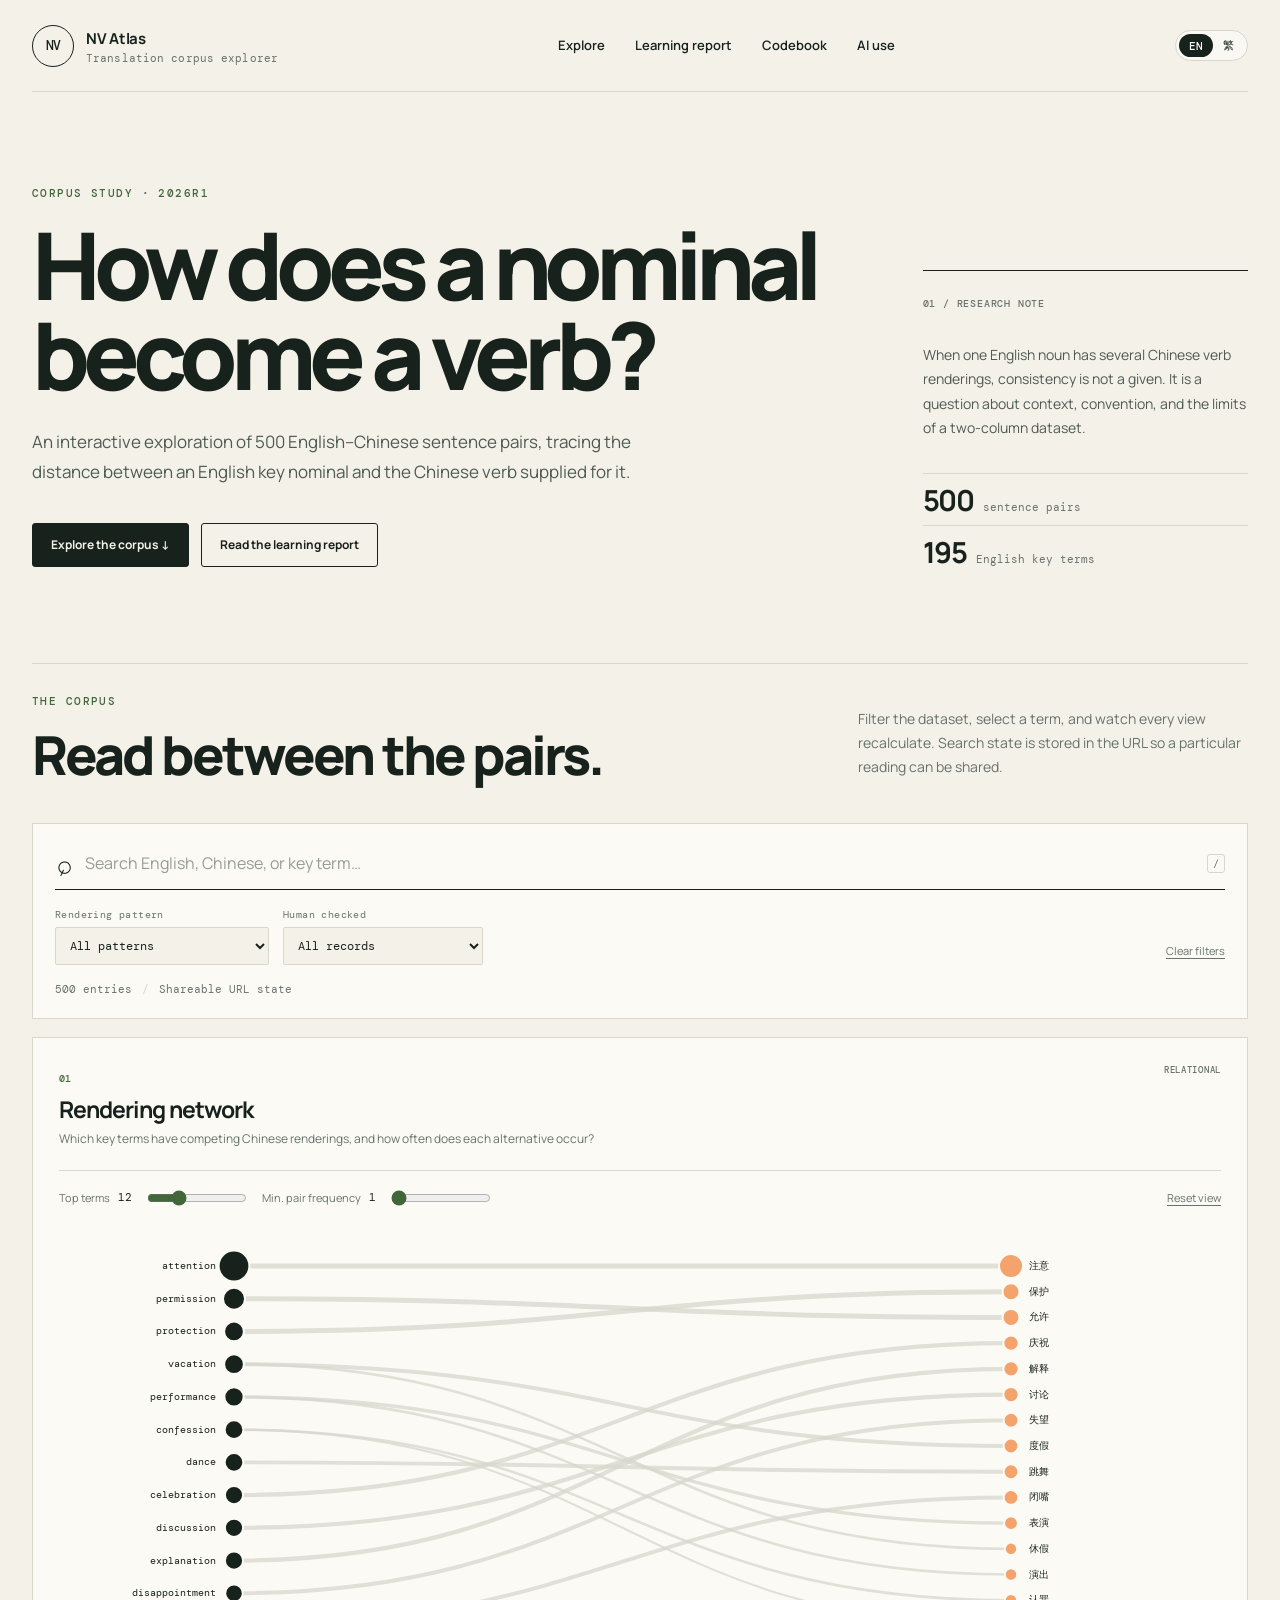
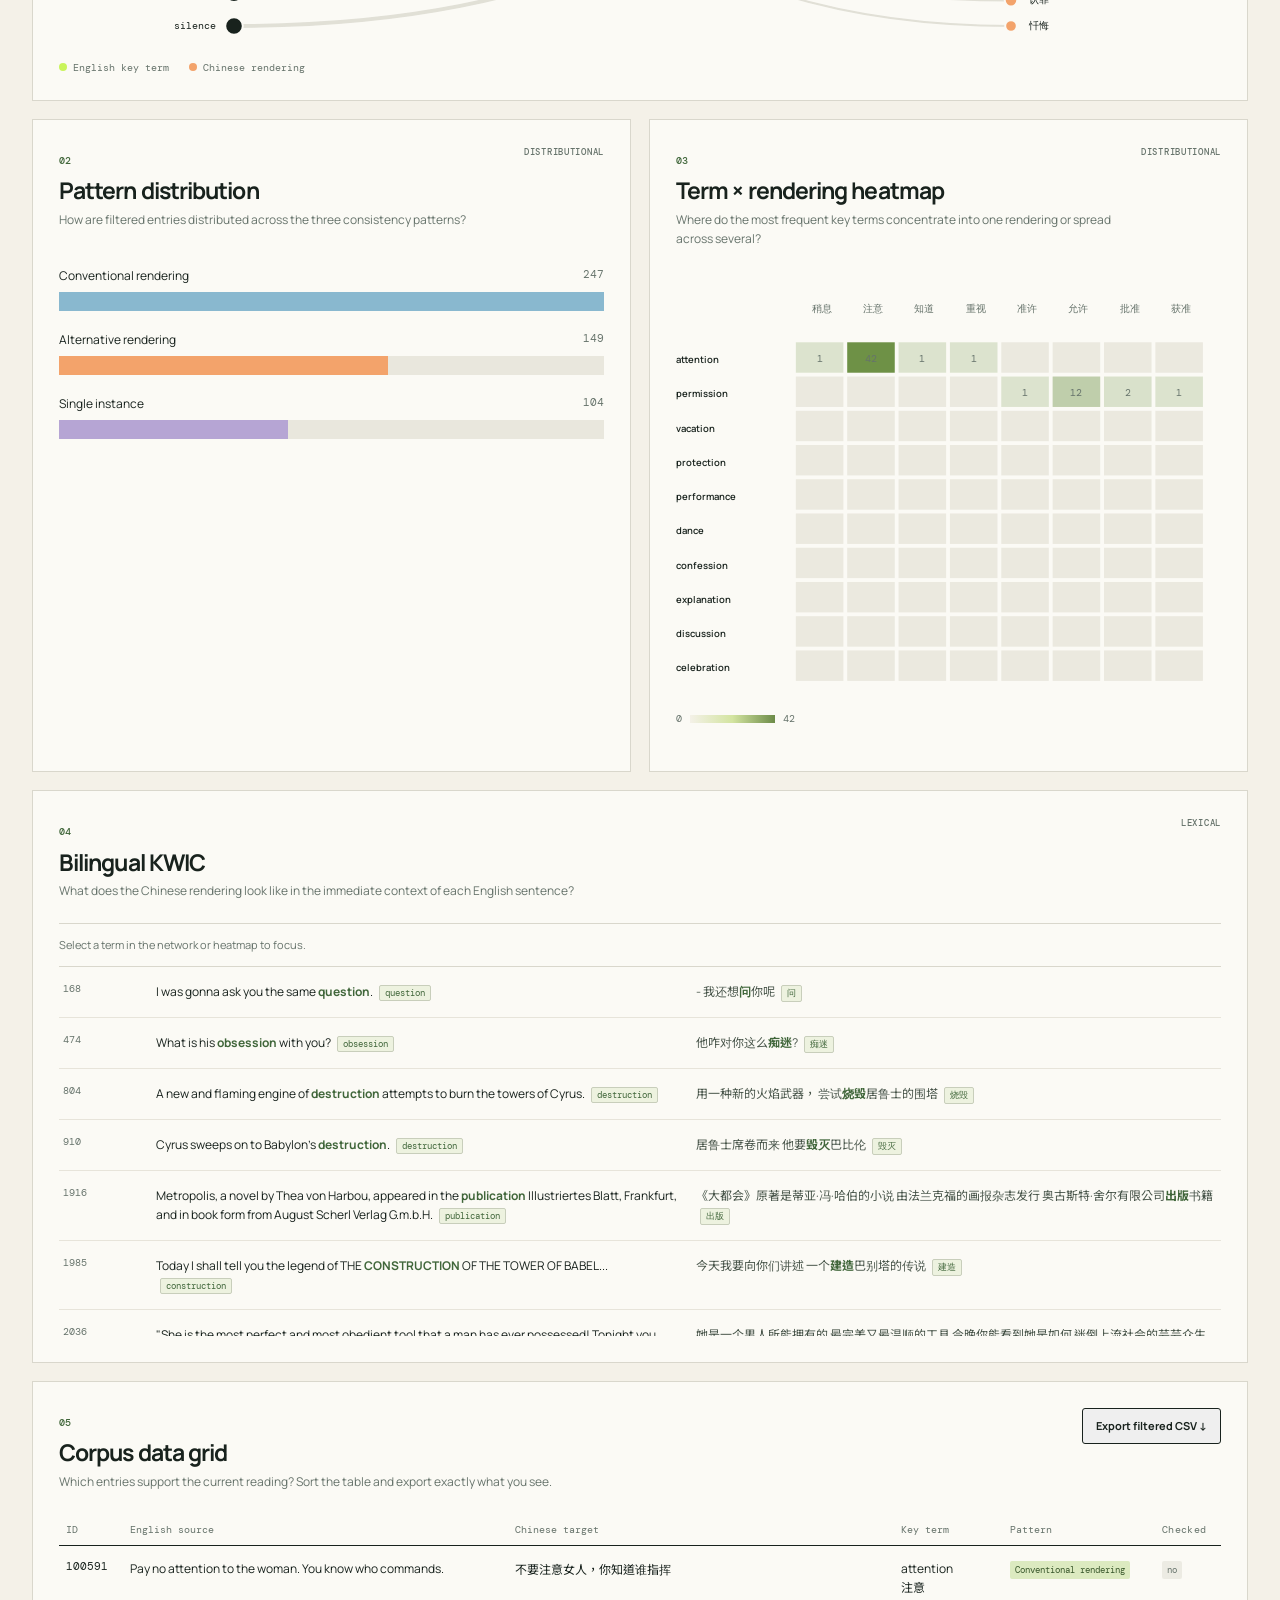
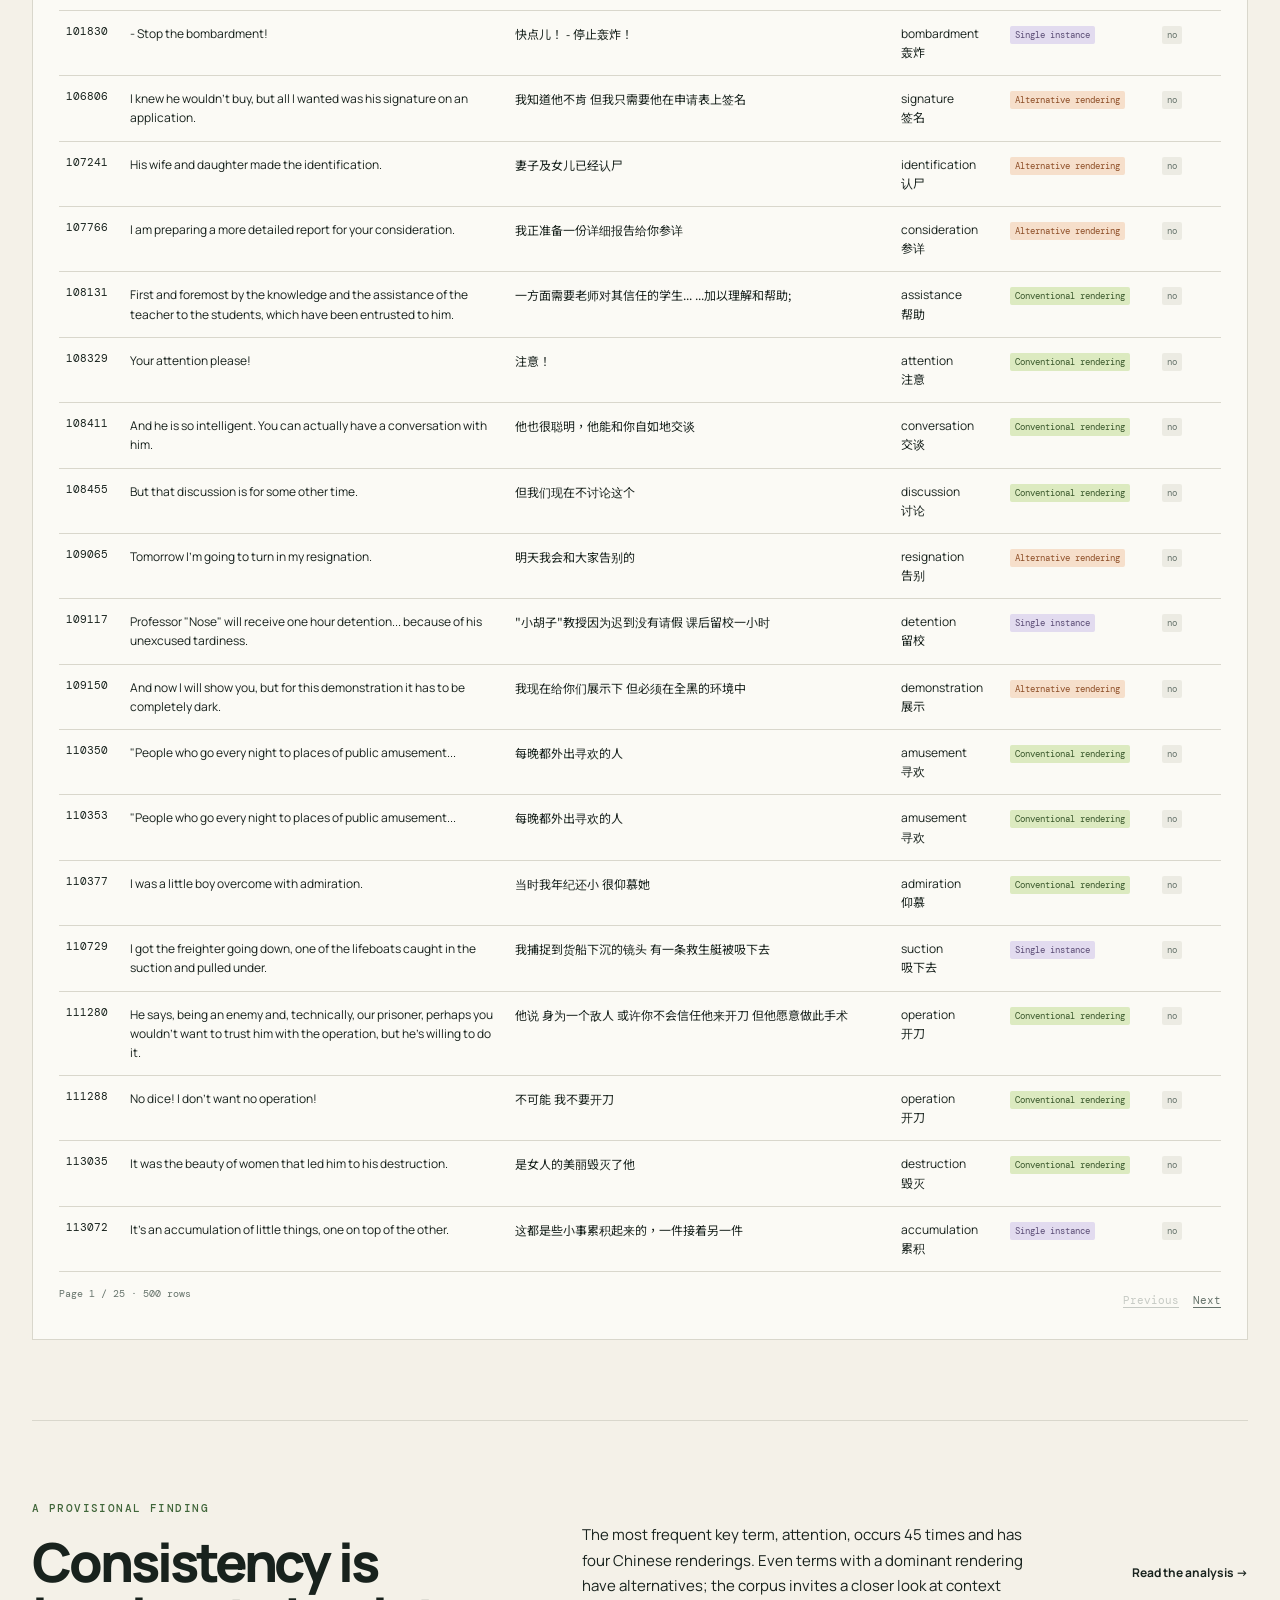
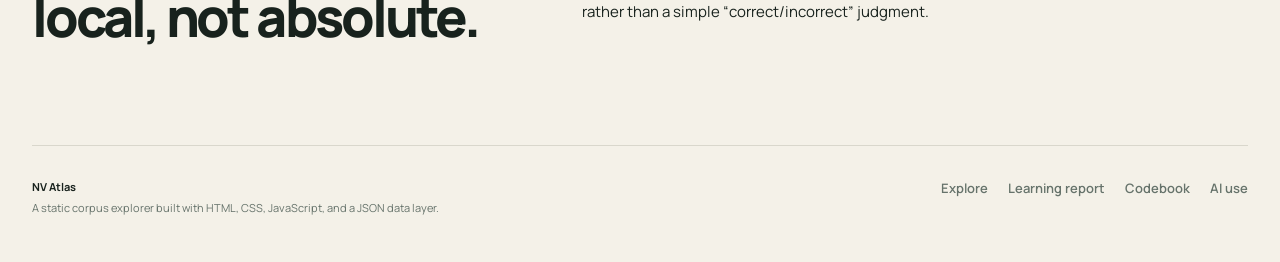
<file: index.html>
<!doctype html>
<html lang="en">
<head>
  <meta charset="utf-8">
  <meta name="viewport" content="width=device-width, initial-scale=1">
  <meta name="description" content="An interactive corpus explorer for English–Chinese nominal-to-verb renderings in the NV Atlas supplied dataset.">
  <title>NV Atlas | Translation Corpus Explorer</title>
  <link rel="preconnect" href="https://fonts.googleapis.com">
  <link rel="preconnect" href="https://fonts.gstatic.com" crossorigin>
  <link href="https://fonts.googleapis.com/css2?family=DM+Mono:wght@400;500&family=Manrope:wght@400;500;600;700;800&family=Noto+Sans+TC:wght@400;500;600;700&display=swap" rel="stylesheet">
  <link rel="stylesheet" href="assets/styles.css">
</head>
<body>
  <a class="skip-link" href="#main">Skip to content</a>
  <header class="site-header">
    <a class="brand" href="index.html" aria-label="NV Atlas home">
      <span class="brand-mark" aria-hidden="true">NV</span>
      <span><strong>NV Atlas</strong><small data-i18n="brandSubtitle">Translation corpus explorer</small></span>
    </a>
    <nav class="main-nav" aria-label="Primary">
      <a href="index.html" data-i18n="navExplore">Explore</a>
      <a href="report.html" data-i18n="navReport">Learning report</a>
      <a href="codebook.html" data-i18n="navCodebook">Codebook</a>
      <a href="ai-use.html" data-i18n="navAiUse">AI use</a>
    </nav>
    <div class="header-tools">
      <div class="language-switch" role="group" aria-label="Language">
        <button type="button" data-lang="en" class="active">EN</button>
        <button type="button" data-lang="zh">繁</button>
      </div>
      <button type="button" class="menu-button" aria-label="Toggle menu" aria-expanded="false">☰</button>
    </div>
  </header>
  <main id="main">
    <section class="hero">
      <div class="hero-copy">
        <p class="eyebrow" data-i18n="eyebrow">Corpus study · 2026R1</p>
        <h1 data-i18n="heroTitle">How does a <em>nominal</em><br>become a verb?</h1>
        <p class="lede" data-i18n="heroLede">An interactive exploration of 500 English–Chinese sentence pairs, tracing the distance between an English key nominal and the Chinese verb supplied for it.</p>
        <div class="hero-actions">
          <a class="button primary" href="#explorer" data-i18n="exploreButton">Explore the corpus <span aria-hidden="true">↓</span></a>
          <a class="button ghost" href="report.html" data-i18n="readReport">Read the learning report</a>
        </div>
      </div>
      <aside class="hero-note" aria-label="Research note">
        <span class="note-index">01 / RESEARCH NOTE</span>
        <p data-i18n="heroNote">When one English noun has several Chinese verb renderings, consistency is not a given. It is a question about context, convention, and the limits of a two-column dataset.</p>
        <div class="stat-pair"><strong>500</strong><span data-i18n="statEntries">sentence pairs</span></div>
        <div class="stat-pair"><strong>195</strong><span data-i18n="statTerms">English key terms</span></div>
      </aside>
    </section>

    <section class="explorer" id="explorer">
      <div class="section-heading">
        <div>
          <p class="eyebrow" data-i18n="exploreEyebrow">The corpus</p>
          <h2 data-i18n="exploreTitle">Read between the pairs.</h2>
        </div>
        <p class="section-intro" data-i18n="exploreIntro">Filter the dataset, select a term, and watch every view recalculate. Search state is stored in the URL so a particular reading can be shared.</p>
      </div>

      <div class="search-panel">
        <label class="search-box" for="search">
          <span class="search-icon" aria-hidden="true">⌕</span>
          <input id="search" type="search" autocomplete="off" placeholder="Search English, Chinese, or key term…" data-i18n-placeholder="searchPlaceholder">
          <kbd>/</kbd>
        </label>
        <div class="filter-row">
          <label class="select-label" for="categoryFilter"><span data-i18n="categoryLabel">Rendering pattern</span>
            <select id="categoryFilter">
              <option value="all" data-i18n="allCategories">All patterns</option>
              <option value="conventional_rendering" data-i18n="conventionalRendering">Conventional rendering</option>
              <option value="alternative_rendering" data-i18n="alternativeRendering">Alternative rendering</option>
              <option value="single_instance" data-i18n="singleInstance">Single instance</option>
            </select>
          </label>
          <label class="select-label" for="checkedFilter"><span data-i18n="checkedLabel">Human checked</span>
            <select id="checkedFilter">
              <option value="all" data-i18n="allChecks">All records</option>
              <option value="yes" data-i18n="checkedYes">Yes</option>
              <option value="no" data-i18n="checkedNo">No</option>
            </select>
          </label>
          <button type="button" class="clear-button" id="clearFilters" data-i18n="clearFilters">Clear filters</button>
        </div>
        <div class="result-meta"><span id="resultCount" aria-live="polite">500 entries</span><span class="meta-divider">/</span><span data-i18n="urlHint">Shareable URL state</span></div>
      </div>

      <div class="viz-grid">
        <article class="viz-card viz-wide" id="networkCard">
          <div class="viz-header">
            <div><span class="viz-number">01</span><h3 data-i18n="networkTitle">Rendering network</h3><p class="viz-caption" data-i18n="networkCaption">Which key terms have competing Chinese renderings, and how often does each alternative occur?</p></div>
            <span class="viz-type" data-i18n="networkType">RELATIONAL</span>
          </div>
          <div class="viz-controls">
            <label for="topTerms"><span data-i18n="topTermsLabel">Top terms</span> <output id="topTermsValue">12</output></label>
            <input id="topTerms" type="range" min="5" max="30" value="12" step="1">
            <label for="minLinks"><span data-i18n="minLinksLabel">Min. pair frequency</span> <output id="minLinksValue">1</output></label>
            <input id="minLinks" type="range" min="1" max="8" value="1" step="1">
            <button type="button" id="resetNetwork" class="text-button" data-i18n="resetView">Reset view</button>
          </div>
          <div class="network-wrap">
            <svg id="network" role="img" aria-label="Interactive network of English key terms and Chinese renderings"></svg>
            <div class="network-legend"><span class="legend-source" data-i18n="englishTerm">English key term</span><span class="legend-target" data-i18n="chineseRendering">Chinese rendering</span></div>
          </div>
        </article>

        <article class="viz-card" id="barCard">
          <div class="viz-header">
            <div><span class="viz-number">02</span><h3 data-i18n="barTitle">Pattern distribution</h3><p class="viz-caption" data-i18n="barCaption">How are filtered entries distributed across the three consistency patterns?</p></div>
            <span class="viz-type" data-i18n="barType">DISTRIBUTIONAL</span>
          </div>
          <div id="barChart" class="bar-chart" role="img" aria-label="Bar chart of rendering patterns"></div>
        </article>

        <article class="viz-card" id="heatCard">
          <div class="viz-header">
            <div><span class="viz-number">03</span><h3 data-i18n="heatTitle">Term × rendering heatmap</h3><p class="viz-caption" data-i18n="heatCaption">Where do the most frequent key terms concentrate into one rendering or spread across several?</p></div>
            <span class="viz-type" data-i18n="heatType">DISTRIBUTIONAL</span>
          </div>
          <div id="heatmap" class="heatmap" role="img" aria-label="Heatmap of key terms and Chinese renderings"></div>
        </article>

        <article class="viz-card viz-wide" id="kwicCard">
          <div class="viz-header">
            <div><span class="viz-number">04</span><h3 data-i18n="kwicTitle">Bilingual KWIC</h3><p class="viz-caption" data-i18n="kwicCaption">What does the Chinese rendering look like in the immediate context of each English sentence?</p></div>
            <span class="viz-type" data-i18n="kwicType">LEXICAL</span>
          </div>
          <div class="kwic-toolbar">
            <span id="selectedTermLabel" data-i18n="noTermSelected">Select a term in the network or heatmap to focus.</span>
            <button type="button" id="clearTerm" class="text-button hidden" data-i18n="clearTerm">Clear selected term</button>
          </div>
          <div id="kwic" class="kwic-list"></div>
        </article>
      </div>

      <article class="table-card" id="dataGridCard">
        <div class="viz-header">
          <div><span class="viz-number">05</span><h3 data-i18n="tableTitle">Corpus data grid</h3><p class="viz-caption" data-i18n="tableCaption">Which entries support the current reading? Sort the table and export exactly what you see.</p></div>
          <button type="button" class="button small" id="exportCsv" data-i18n="exportCsv">Export filtered CSV <span aria-hidden="true">↓</span></button>
        </div>
        <div class="table-wrap">
          <table>
            <thead><tr>
              <th><button type="button" data-sort="id" data-i18n="colId">ID</button></th>
              <th><button type="button" data-sort="source_text" data-i18n="colEnglish">English source</button></th>
              <th><button type="button" data-sort="target_text" data-i18n="colChinese">Chinese target</button></th>
              <th><button type="button" data-sort="key_term" data-i18n="colKeyTerm">Key term</button></th>
              <th><button type="button" data-sort="category" data-i18n="colCategory">Pattern</button></th>
              <th data-i18n="colChecked">Checked</th>
            </tr></thead>
            <tbody id="tableBody"></tbody>
          </table>
        </div>
        <div class="pagination">
          <span id="pageInfo"></span>
          <div><button type="button" id="prevPage" class="text-button" data-i18n="previous">Previous</button><button type="button" id="nextPage" class="text-button" data-i18n="next">Next</button></div>
        </div>
      </article>
    </section>

    <section class="takeaway">
      <div><p class="eyebrow" data-i18n="takeawayEyebrow">A provisional finding</p><h2 data-i18n="takeawayTitle">Consistency is local, not absolute.</h2></div>
      <p data-i18n="takeawayBody">The most frequent key term, <strong>attention</strong>, occurs <strong>45</strong> times and has four Chinese renderings. Even terms with a dominant rendering have alternatives; the corpus invites a closer look at context rather than a simple “correct/incorrect” judgment.</p>
      <a class="arrow-link" href="report.html" data-i18n="readAnalysis">Read the analysis <span aria-hidden="true">→</span></a>
    </section>
  </main>
  <footer class="site-footer">
    <div><strong>NV Atlas</strong><p data-i18n="footerNote">A static corpus explorer built with HTML, CSS, JavaScript, and a JSON data layer.</p></div>
    <nav aria-label="Footer"><a href="index.html" data-i18n="navExplore">Explore</a><a href="report.html" data-i18n="navReport">Learning report</a><a href="codebook.html" data-i18n="navCodebook">Codebook</a><a href="ai-use.html" data-i18n="navAiUse">AI use</a></nav>
  </footer>
  <script src="assets/app.js" defer></script>
</body>
</html>
</file>
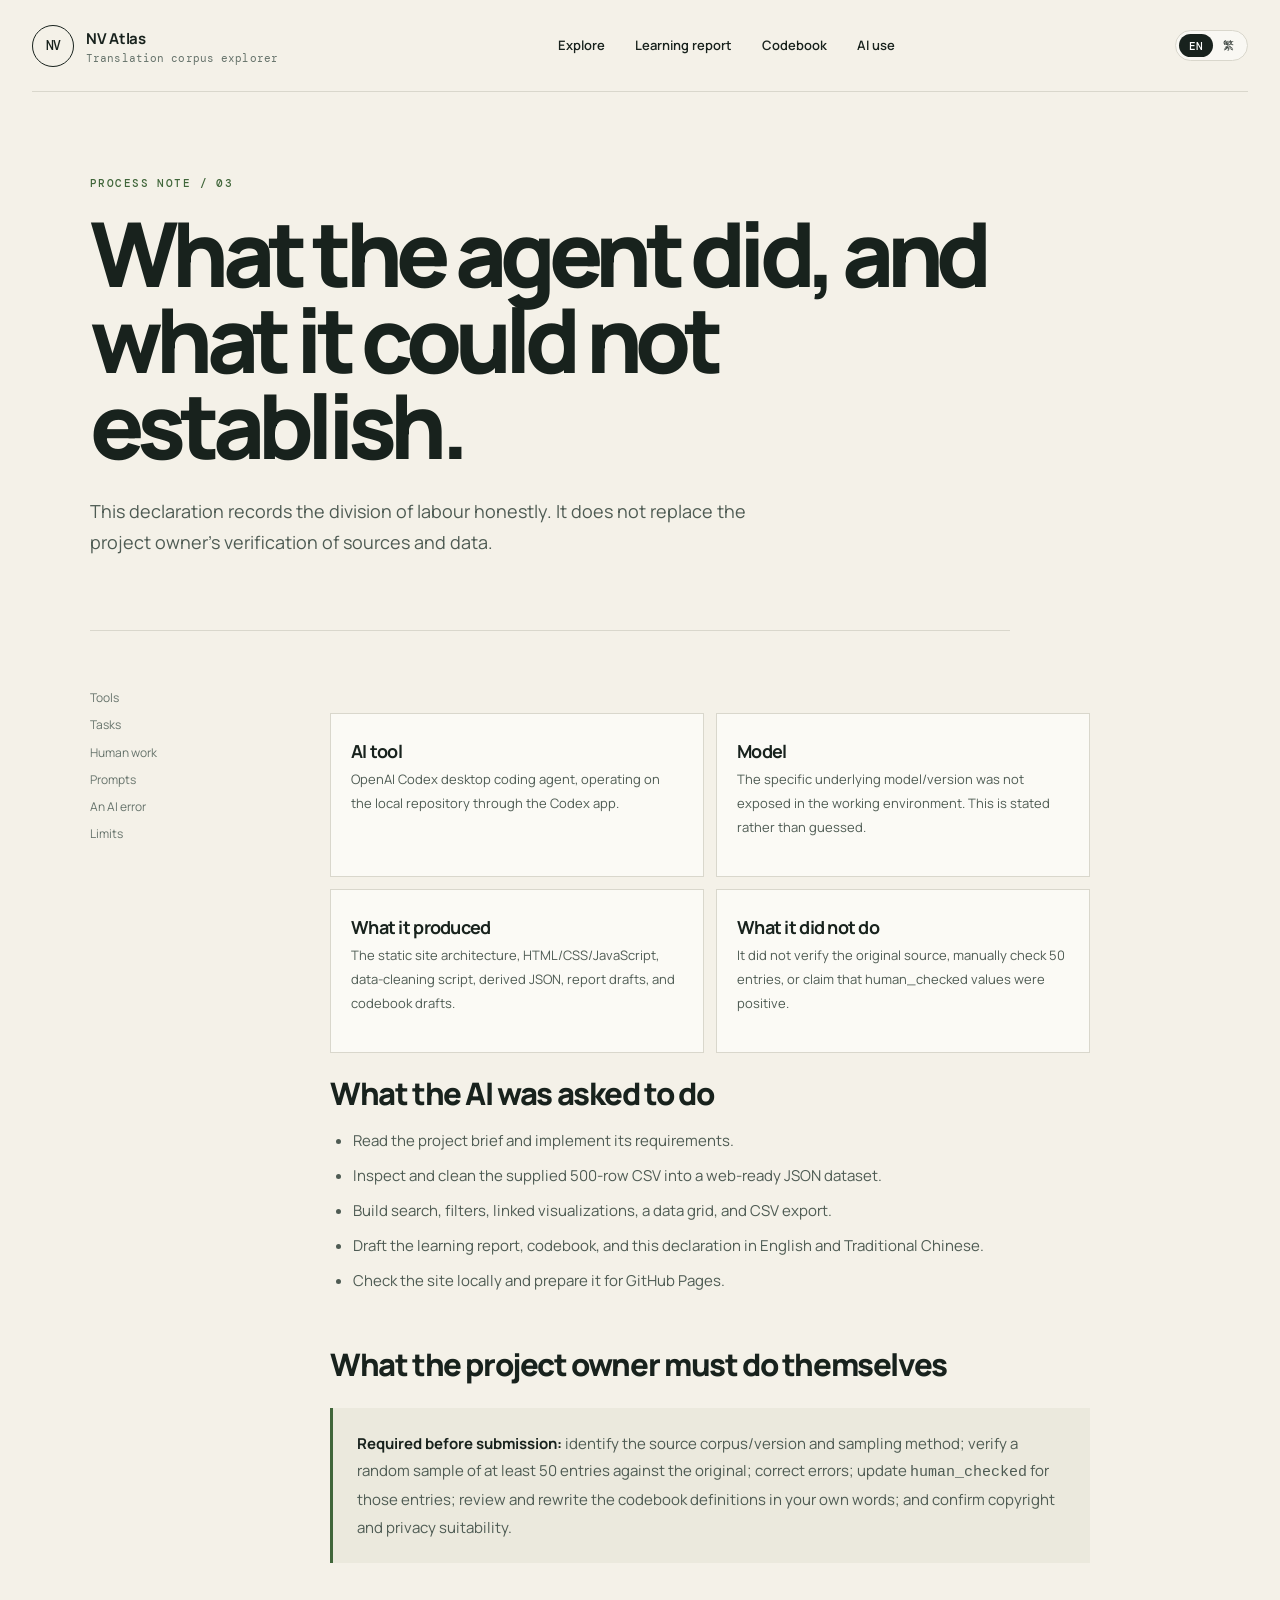
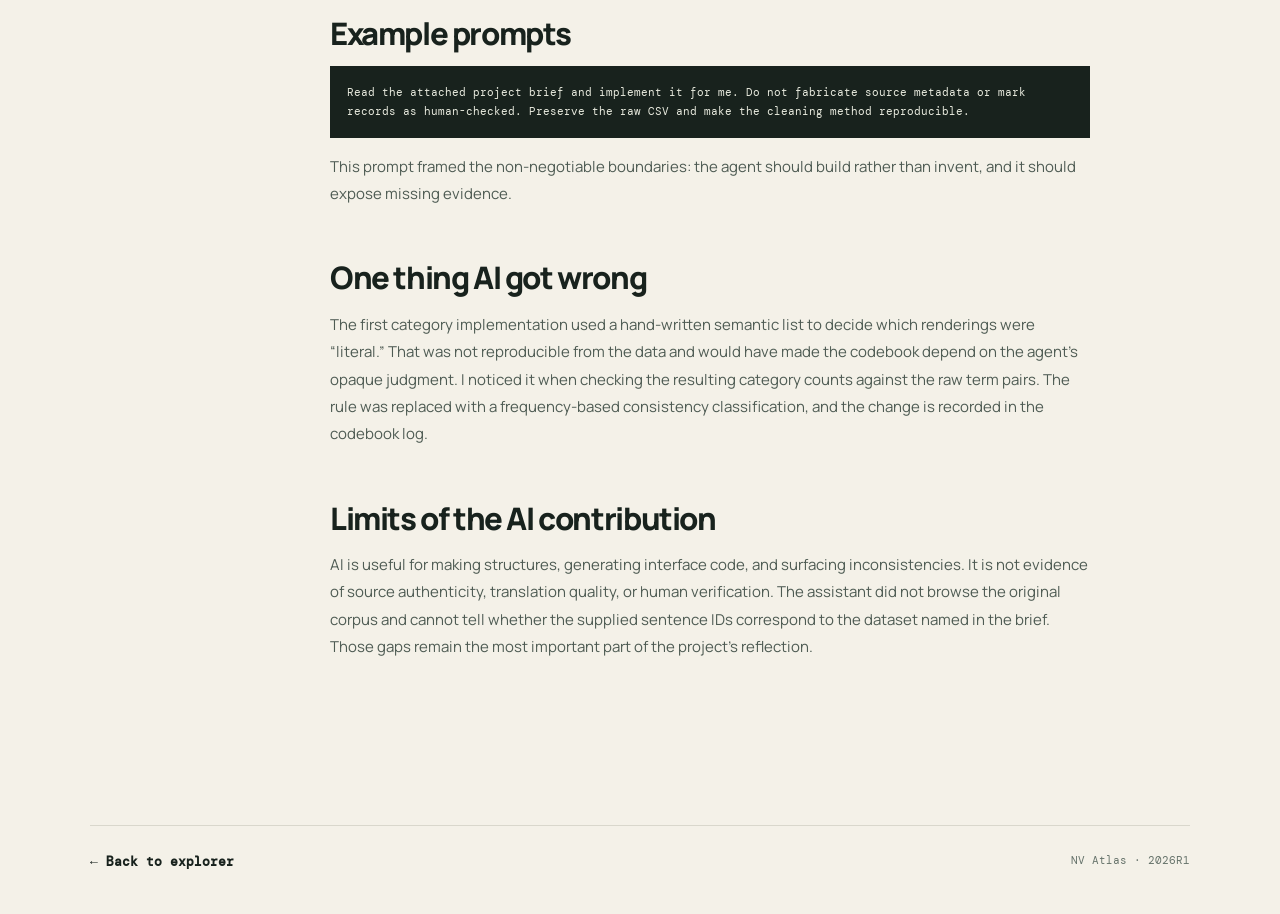
<file: ai-use.html>
<!doctype html>
<html lang="en">
<head>
  <meta charset="utf-8">
  <meta name="viewport" content="width=device-width, initial-scale=1">
  <title>AI use declaration | NV Atlas</title>
  <link rel="preconnect" href="https://fonts.googleapis.com">
  <link rel="preconnect" href="https://fonts.gstatic.com" crossorigin>
  <link href="https://fonts.googleapis.com/css2?family=DM+Mono:wght@400;500&family=Manrope:wght@400;500;600;700;800&family=Noto+Sans+TC:wght@400;500;600;700&display=swap" rel="stylesheet">
  <link rel="stylesheet" href="assets/styles.css"><link rel="stylesheet" href="assets/pages.css">
</head>
<body>
  <a class="skip-link" href="#main">Skip to content</a>
  <header class="site-header">
    <a class="brand" href="index.html"><span class="brand-mark" aria-hidden="true">NV</span><span><strong>NV Atlas</strong><small data-i18n="brandSubtitle">Translation corpus explorer</small></span></a>
    <nav class="main-nav" aria-label="Primary"><a href="index.html" data-i18n="navExplore">Explore</a><a href="report.html" data-i18n="navReport">Learning report</a><a href="codebook.html" data-i18n="navCodebook">Codebook</a><a href="ai-use.html" class="active" data-i18n="navAiUse">AI use</a></nav>
    <div class="header-tools"><div class="language-switch" role="group" aria-label="Language"><button type="button" data-lang="en" class="active">EN</button><button type="button" data-lang="zh">繁</button></div><button type="button" class="menu-button" aria-label="Toggle menu" aria-expanded="false">☰</button></div>
  </header>
  <main id="main" class="prose-page">
    <header class="prose-header">
      <p class="eyebrow" lang="en">Process note / 03</p><p class="eyebrow" lang="zh-Hant">過程說明 / 03</p>
      <h1 lang="en">What the agent did, and what it could not establish.</h1><h1 lang="zh-Hant">AI 做了什麼，以及它無法證實什麼。</h1>
      <p class="prose-lede" lang="en">This declaration records the division of labour honestly. It does not replace the project owner's verification of sources and data.</p><p class="prose-lede" lang="zh-Hant">本聲明如實記錄分工。它不能取代專題擁有者對來源與資料的核實。</p>
    </header>
    <div class="prose-layout">
      <nav class="prose-toc" aria-label="AI use sections"><a href="#tools"><span lang="en">Tools</span><span lang="zh-Hant">工具</span></a><a href="#tasks"><span lang="en">Tasks</span><span lang="zh-Hant">工作</span></a><a href="#human"><span lang="en">Human work</span><span lang="zh-Hant">人工工作</span></a><a href="#prompts"><span lang="en">Prompts</span><span lang="zh-Hant">提示詞</span></a><a href="#error"><span lang="en">An AI error</span><span lang="zh-Hant">AI 的錯誤</span></a><a href="#limits"><span lang="en">Limits</span><span lang="zh-Hant">限制</span></a></nav>
      <article class="prose-content">
        <div class="ai-grid" id="tools">
          <div class="ai-card"><h3>AI tool</h3><p>OpenAI Codex desktop coding agent, operating on the local repository through the Codex app.</p></div>
          <div class="ai-card"><h3>Model</h3><p>The specific underlying model/version was not exposed in the working environment. This is stated rather than guessed.</p></div>
          <div class="ai-card"><h3>What it produced</h3><p>The static site architecture, HTML/CSS/JavaScript, data-cleaning script, derived JSON, report drafts, and codebook drafts.</p></div>
          <div class="ai-card"><h3>What it did not do</h3><p>It did not verify the original source, manually check 50 entries, or claim that human_checked values were positive.</p></div>
        </div>
        <section id="tasks">
          <h2 lang="en">What the AI was asked to do</h2><h2 lang="zh-Hant">AI 被要求做什麼</h2>
          <div lang="en"><ul><li>Read the project brief and implement its requirements.</li><li>Inspect and clean the supplied 500-row CSV into a web-ready JSON dataset.</li><li>Build search, filters, linked visualizations, a data grid, and CSV export.</li><li>Draft the learning report, codebook, and this declaration in English and Traditional Chinese.</li><li>Check the site locally and prepare it for GitHub Pages.</li></ul></div>
          <div lang="zh-Hant"><ul><li>閱讀專題簡章並實作要求。</li><li>檢查並清理所提供 500 列 CSV，轉為網站可用的 JSON。</li><li>建立搜尋、篩選、連結式視覺化、資料表格與 CSV 匯出。</li><li>以英文及繁體中文起草學習報告、分類準則與本聲明。</li><li>在本機檢查網站，並準備發佈至 GitHub Pages。</li></ul></div>
        </section>
        <section id="human">
          <h2 lang="en">What the project owner must do themselves</h2><h2 lang="zh-Hant">專題擁有者必須自行完成的事</h2>
          <div class="callout" lang="en"><p><strong>Required before submission:</strong> identify the source corpus/version and sampling method; verify a random sample of at least 50 entries against the original; correct errors; update <code>human_checked</code> for those entries; review and rewrite the codebook definitions in your own words; and confirm copyright and privacy suitability.</p></div>
          <div class="callout" lang="zh-Hant"><p><strong>提交前必須完成：</strong>確認來源語料庫版本與抽樣方法；對照原始來源隨機核對至少 50 條；修正錯誤；更新那些條目的 <code>human_checked</code>；以自己的文字審閱並改寫分類準則定義；確認版權與私隱適合公開展示。</p></div>
        </section>
        <section id="prompts">
          <h2 lang="en">Example prompts</h2><h2 lang="zh-Hant">提示詞例子</h2>
          <div lang="en"><div class="prompt">Read the attached project brief and implement it for me. Do not fabricate source metadata or mark records as human-checked. Preserve the raw CSV and make the cleaning method reproducible.</div><p style="margin-top:15px">This prompt framed the non-negotiable boundaries: the agent should build rather than invent, and it should expose missing evidence.</p></div>
          <div lang="zh-Hant"><div class="prompt">請閱讀附件簡章並替我實作。不要虛構來源資訊，也不要把紀錄標為人工已核對。保留原始 CSV，並使清理方法可重現。</div><p style="margin-top:15px">這個提示詞界定了不可妥協的界線：AI 應建置而非虛構，並揭露缺失的證據。</p></div>
        </section>
        <section id="error">
          <h2 lang="en">One thing AI got wrong</h2><h2 lang="zh-Hant">AI 曾做錯的一件事</h2>
          <div lang="en"><p>The first category implementation used a hand-written semantic list to decide which renderings were “literal.” That was not reproducible from the data and would have made the codebook depend on the agent's opaque judgment. I noticed it when checking the resulting category counts against the raw term pairs. The rule was replaced with a frequency-based consistency classification, and the change is recorded in the codebook log.</p></div>
          <div lang="zh-Hant"><p>第一版分類使用手寫語義清單來判定哪些譯法屬於「直譯」。這種做法無法從資料重現，會使分類準則依賴 AI 不透明的判斷。我在核對分類計數與原始詞項配對時發現了問題。規則後來改為基於頻率的一致性分類，變更已記錄在分類準則的修訂紀錄中。</p></div>
        </section>
        <section id="limits">
          <h2 lang="en">Limits of the AI contribution</h2><h2 lang="zh-Hant">AI 貢獻的界限</h2>
          <div lang="en"><p>AI is useful for making structures, generating interface code, and surfacing inconsistencies. It is not evidence of source authenticity, translation quality, or human verification. The assistant did not browse the original corpus and cannot tell whether the supplied sentence IDs correspond to the dataset named in the brief. Those gaps remain the most important part of the project's reflection.</p></div>
          <div lang="zh-Hant"><p>AI 有助於建立結構、生成介面程式碼與揭露不一致；但它不是來源真實性、翻譯品質或人工核實的證據。助理沒有瀏覽原始語料庫，也無法判斷所提供句子 ID 是否對應簡章所指的資料集。這些缺口仍是本專題反思中最重要的部分。</p></div>
        </section>
      </article>
    </div>
  </main>
  <footer class="page-footer"><a href="index.html">← <span lang="en">Back to explorer</span><span lang="zh-Hant">返回探索器</span></a><span>NV Atlas · 2026R1</span></footer>
  <script src="assets/pages.js" defer></script>
</body>
</html>
</file>
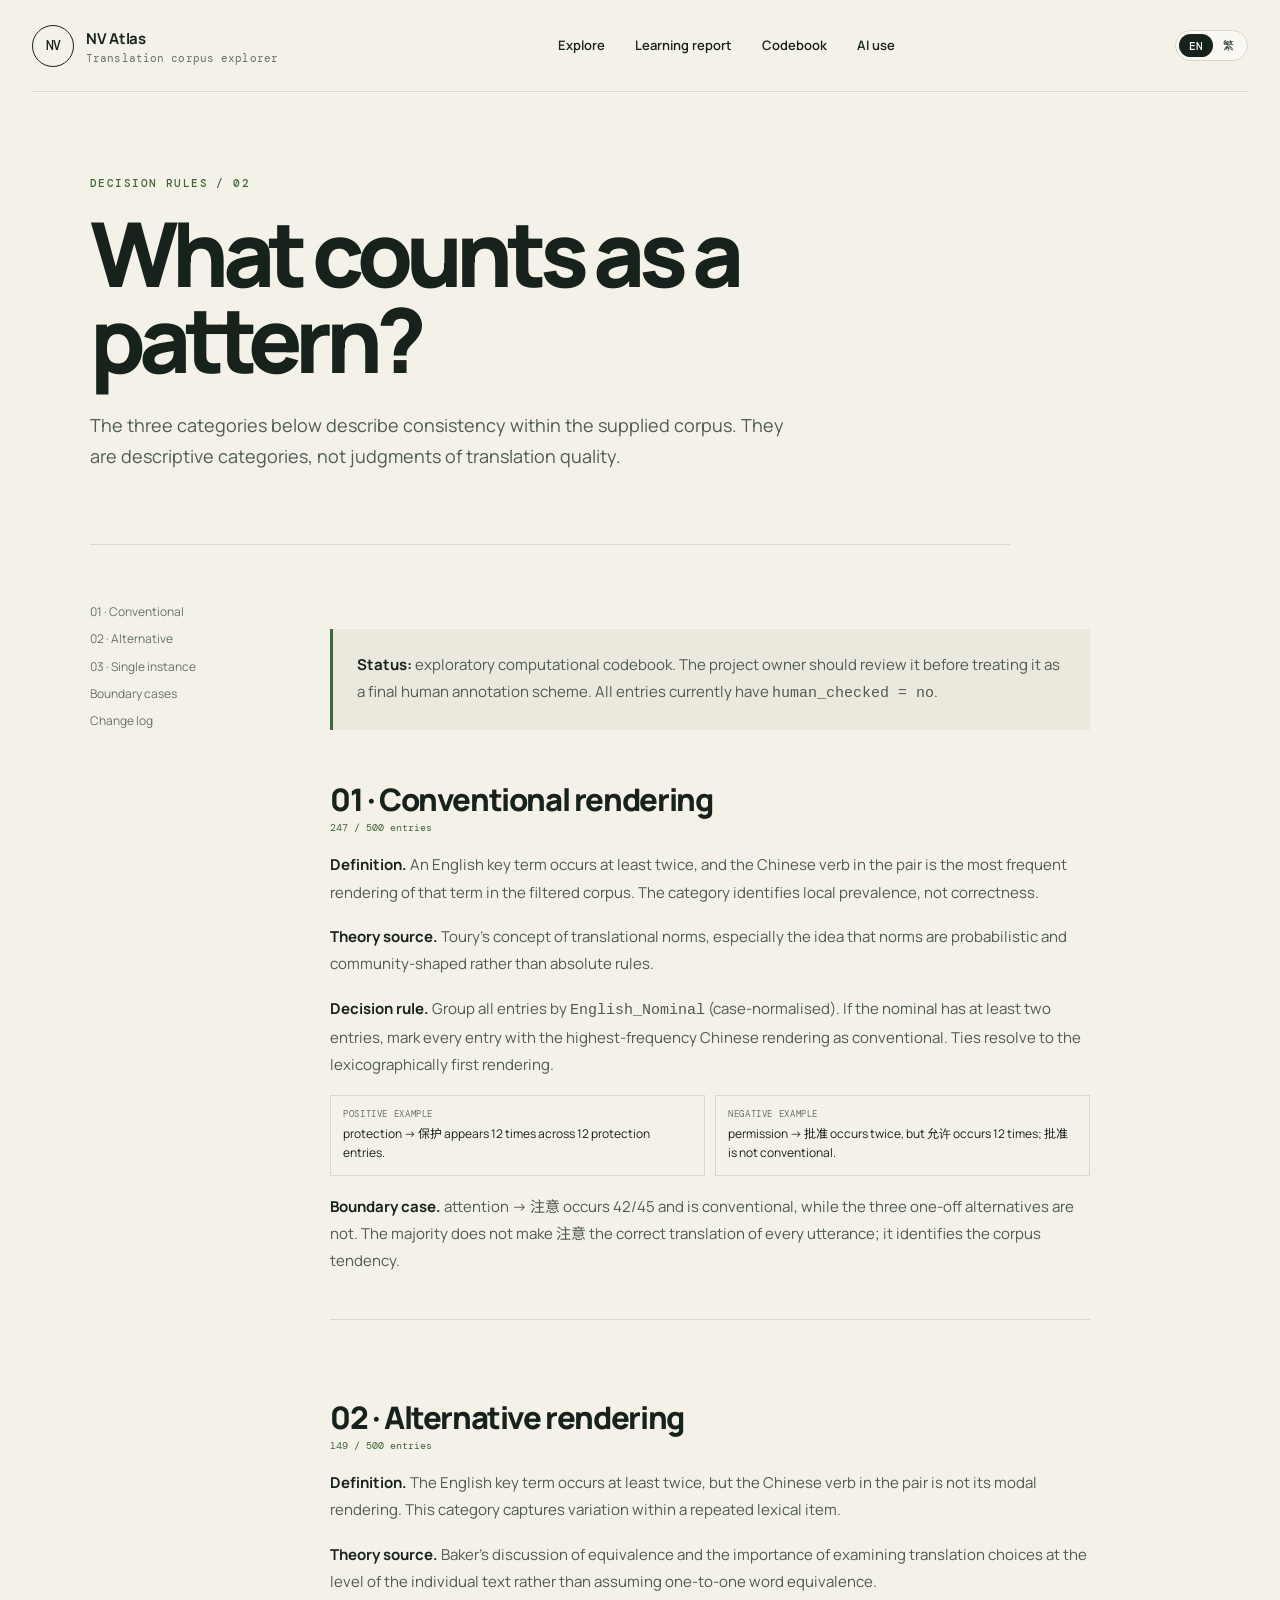
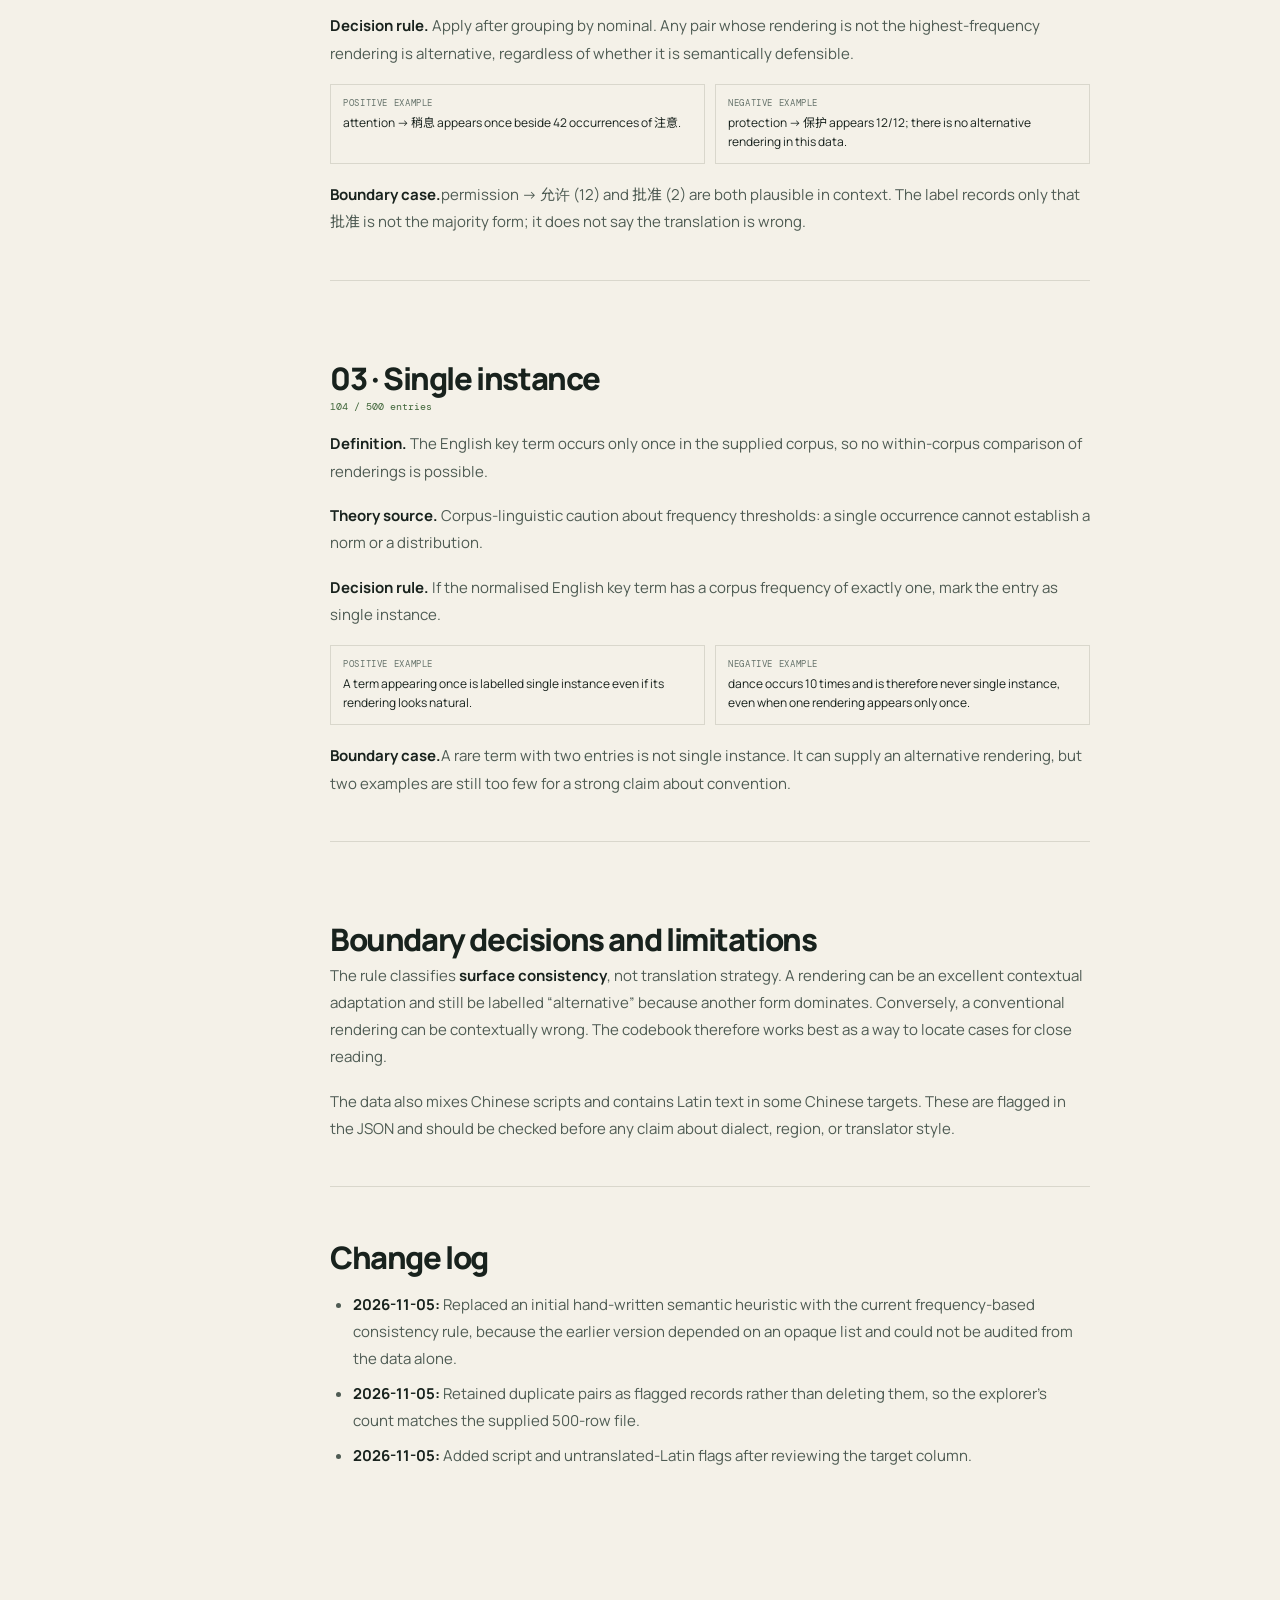
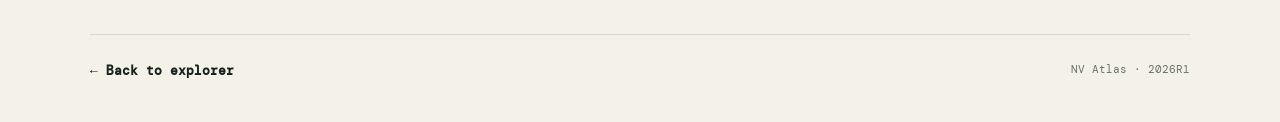
<file: codebook.html>
<!doctype html>
<html lang="en">
<head>
  <meta charset="utf-8">
  <meta name="viewport" content="width=device-width, initial-scale=1">
  <title>Codebook | NV Atlas</title>
  <link rel="preconnect" href="https://fonts.googleapis.com">
  <link rel="preconnect" href="https://fonts.gstatic.com" crossorigin>
  <link href="https://fonts.googleapis.com/css2?family=DM+Mono:wght@400;500&family=Manrope:wght@400;500;600;700;800&family=Noto+Sans+TC:wght@400;500;600;700&display=swap" rel="stylesheet">
  <link rel="stylesheet" href="assets/styles.css"><link rel="stylesheet" href="assets/pages.css">
</head>
<body>
  <a class="skip-link" href="#main">Skip to content</a>
  <header class="site-header">
    <a class="brand" href="index.html"><span class="brand-mark" aria-hidden="true">NV</span><span><strong>NV Atlas</strong><small data-i18n="brandSubtitle">Translation corpus explorer</small></span></a>
    <nav class="main-nav" aria-label="Primary"><a href="index.html" data-i18n="navExplore">Explore</a><a href="report.html" data-i18n="navReport">Learning report</a><a href="codebook.html" class="active" data-i18n="navCodebook">Codebook</a><a href="ai-use.html" data-i18n="navAiUse">AI use</a></nav>
    <div class="header-tools"><div class="language-switch" role="group" aria-label="Language"><button type="button" data-lang="en" class="active">EN</button><button type="button" data-lang="zh">繁</button></div><button type="button" class="menu-button" aria-label="Toggle menu" aria-expanded="false">☰</button></div>
  </header>
  <main id="main" class="prose-page">
    <header class="prose-header">
      <p class="eyebrow" lang="en">Decision rules / 02</p><p class="eyebrow" lang="zh-Hant">判斷規則 / 02</p>
      <h1 lang="en">What counts as a pattern?</h1><h1 lang="zh-Hant">什麼才算一種模式？</h1>
      <p class="prose-lede" lang="en">The three categories below describe consistency within the supplied corpus. They are descriptive categories, not judgments of translation quality.</p>
      <p class="prose-lede" lang="zh-Hant">以下三類描述的是所提供語料庫內部的使用一致性。它們是描述性分類，不是對翻譯質素的評價。</p>
    </header>
    <div class="prose-layout">
      <nav class="prose-toc" aria-label="Codebook sections"><a href="#conventional"><span lang="en">01 · Conventional</span><span lang="zh-Hant">01 · 慣用譯法</span></a><a href="#alternative"><span lang="en">02 · Alternative</span><span lang="zh-Hant">02 · 替代譯法</span></a><a href="#single"><span lang="en">03 · Single instance</span><span lang="zh-Hant">03 · 單一例子</span></a><a href="#boundary"><span lang="en">Boundary cases</span><span lang="zh-Hant">邊界情況</span></a><a href="#log"><span lang="en">Change log</span><span lang="zh-Hant">修訂紀錄</span></a></nav>
      <article class="prose-content">
        <div class="callout" lang="en"><p><strong>Status:</strong> exploratory computational codebook. The project owner should review it before treating it as a final human annotation scheme. All entries currently have <code>human_checked = no</code>.</p></div>
        <div class="callout" lang="zh-Hant"><p><strong>狀態：</strong>探索性計算分類準則。專題擁有者在把它當成最終人工標註方案前，應先審閱。目前所有條目皆為 <code>human_checked = no</code>。</p></div>

        <section class="codebook-entry" id="conventional">
          <h2 lang="en">01 · Conventional rendering</h2><h2 lang="zh-Hant">01 · 慣用譯法</h2>
          <p class="codebook-meta">247 / 500 entries</p>
          <div lang="en">
            <p><strong>Definition.</strong> An English key term occurs at least twice, and the Chinese verb in the pair is the most frequent rendering of that term in the filtered corpus. The category identifies local prevalence, not correctness.</p>
            <p><strong>Theory source.</strong> Toury's concept of translational norms, especially the idea that norms are probabilistic and community-shaped rather than absolute rules.</p>
            <p><strong>Decision rule.</strong> Group all entries by <code>English_Nominal</code> (case-normalised). If the nominal has at least two entries, mark every entry with the highest-frequency Chinese rendering as conventional. Ties resolve to the lexicographically first rendering.</p>
            <div class="example-grid"><div class="example-box"><strong>Positive example</strong>protection → 保护 appears 12 times across 12 protection entries.</div><div class="example-box"><strong>Negative example</strong>permission → 批准 occurs twice, but 允许 occurs 12 times; 批准 is not conventional.</div></div>
            <p><strong>Boundary case.</strong> attention → 注意 occurs 42/45 and is conventional, while the three one-off alternatives are not. The majority does not make 注意 the correct translation of every utterance; it identifies the corpus tendency.</p>
          </div>
          <div lang="zh-Hant">
            <p><strong>定義。</strong>英文關鍵詞出現至少兩次，且該配對中的中文動詞是該詞項在目前篩選語料中的最高頻譯法。此類別指出局部普遍性，不指正確性。</p>
            <p><strong>理論來源。</strong>Toury 的翻譯規範概念，特別是規範具機率性、由社群塑造，而非絕對規則的主張。</p>
            <p><strong>判斷規則。</strong>按 <code>English_Nominal</code>（不分大小寫）分組。若該名詞至少兩條，把使用最高頻中文譯法的所有條目標為慣用。頻率相同時，取字典序最前的譯法。</p>
            <div class="example-grid"><div class="example-box"><strong>正面例子</strong>protection → 保护 在 12 條 protection 條目中出現 12 次。</div><div class="example-box"><strong>反面例子</strong>permission → 批准 出現兩次，但 允许 出現 12 次，因此 批准 不屬慣用。</div></div>
            <p><strong>邊界情況。</strong>attention → 注意 出現 42/45，屬慣用；三個一次性替代譯法則不算。多數並不表示 注意 是每句話的正確譯法，只表示語料中的傾向。</p>
          </div>
        </section>

        <section class="codebook-entry" id="alternative">
          <h2 lang="en">02 · Alternative rendering</h2><h2 lang="zh-Hant">02 · 替代譯法</h2>
          <p class="codebook-meta">149 / 500 entries</p>
          <div lang="en">
            <p><strong>Definition.</strong> The English key term occurs at least twice, but the Chinese verb in the pair is not its modal rendering. This category captures variation within a repeated lexical item.</p>
            <p><strong>Theory source.</strong> Baker's discussion of equivalence and the importance of examining translation choices at the level of the individual text rather than assuming one-to-one word equivalence.</p>
            <p><strong>Decision rule.</strong> Apply after grouping by nominal. Any pair whose rendering is not the highest-frequency rendering is alternative, regardless of whether it is semantically defensible.</p>
            <div class="example-grid"><div class="example-box"><strong>Positive example</strong>attention → 稍息 appears once beside 42 occurrences of 注意.</div><div class="example-box"><strong>Negative example</strong>protection → 保护 appears 12/12; there is no alternative rendering in this data.</div></div>
            <p><strong>Boundary case.</strong>permission → 允许 (12) and 批准 (2) are both plausible in context. The label records only that 批准 is not the majority form; it does not say the translation is wrong.</p>
          </div>
          <div lang="zh-Hant">
            <p><strong>定義。</strong>英文關鍵詞出現至少兩次，但該配對中的中文動詞不是其最高頻譯法。此類別捕捉重複詞項內部的變異。</p>
            <p><strong>理論來源。</strong>Baker 關於對等與翻譯選擇的討論：應在個別文本層面考察選擇，而非假定一對一的詞語對等。</p>
            <p><strong>判斷規則。</strong>按名詞分組後，凡不是最高頻譯法的配對皆標為替代，不論其語義是否合理。</p>
            <div class="example-grid"><div class="example-box"><strong>正面例子</strong>attention → 稍息 出現一次，對比 注意 的 42 次。</div><div class="example-box"><strong>反面例子</strong>protection → 保护 為 12/12，此資料中沒有替代譯法。</div></div>
            <p><strong>邊界情況。</strong>permission → 允许（12 次）與 批准（2 次）在語境中都可能合理。標籤只記錄 批准 不是多數形式，並不表示翻譯錯誤。</p>
          </div>
        </section>

        <section class="codebook-entry" id="single">
          <h2 lang="en">03 · Single instance</h2><h2 lang="zh-Hant">03 · 單一例子</h2>
          <p class="codebook-meta">104 / 500 entries</p>
          <div lang="en">
            <p><strong>Definition.</strong> The English key term occurs only once in the supplied corpus, so no within-corpus comparison of renderings is possible.</p>
            <p><strong>Theory source.</strong> Corpus-linguistic caution about frequency thresholds: a single occurrence cannot establish a norm or a distribution.</p>
            <p><strong>Decision rule.</strong> If the normalised English key term has a corpus frequency of exactly one, mark the entry as single instance.</p>
            <div class="example-grid"><div class="example-box"><strong>Positive example</strong>A term appearing once is labelled single instance even if its rendering looks natural.</div><div class="example-box"><strong>Negative example</strong>dance occurs 10 times and is therefore never single instance, even when one rendering appears only once.</div></div>
            <p><strong>Boundary case.</strong>A rare term with two entries is not single instance. It can supply an alternative rendering, but two examples are still too few for a strong claim about convention.</p>
          </div>
          <div lang="zh-Hant">
            <p><strong>定義。</strong>英文關鍵詞在所提供的語料中只出現一次，無法在語料內部比較譯法。</p>
            <p><strong>理論來源。</strong>語料庫語言學對頻率門檻的謹慎態度：單次出現不能建立規範或分佈。</p>
            <p><strong>判斷規則。</strong>若正規化後的英文關鍵詞在語料中頻率恰為一次，該條目標為單一例子。</p>
            <div class="example-grid"><div class="example-box"><strong>正面例子</strong>只出現一次的詞項標為單一例子，即使其譯法看起來自然。</div><div class="example-box"><strong>反面例子</strong>dance 出現十次，因此永不會是單一例子，即使其中一種譯法只出現一次。</div></div>
            <p><strong>邊界情況。</strong>有兩條紀錄的罕見詞項不是單一例子。它可提供替代譯法，但兩個例子仍不足以對慣例作強烈主張。</p>
          </div>
        </section>

        <section class="codebook-entry" id="boundary">
          <h2 lang="en">Boundary decisions and limitations</h2><h2 lang="zh-Hant">邊界判斷與限制</h2>
          <div lang="en"><p>The rule classifies <strong>surface consistency</strong>, not translation strategy. A rendering can be an excellent contextual adaptation and still be labelled “alternative” because another form dominates. Conversely, a conventional rendering can be contextually wrong. The codebook therefore works best as a way to locate cases for close reading.</p><p>The data also mixes Chinese scripts and contains Latin text in some Chinese targets. These are flagged in the JSON and should be checked before any claim about dialect, region, or translator style.</p></div>
          <div lang="zh-Hant"><p>此規則分類的是<strong>表面一致性</strong>，不是翻譯策略。一個譯法可以是極佳的語境調整，卻因另一形式佔多數而被標為「替代」；反過來，慣用譯法也可能在特定語境中不合適。因此，分類準則最適合用來定位需要細讀的案例。</p><p>資料也混合了中文字形，部分中文目標含拉丁文字。這些都已標記在 JSON 中；在對地區、方言或譯者風格作任何主張前，應先核查。</p></div>
        </section>

        <section id="log">
          <h2 lang="en">Change log</h2><h2 lang="zh-Hant">修訂紀錄</h2>
          <div lang="en"><ul><li><strong>2026-11-05:</strong> Replaced an initial hand-written semantic heuristic with the current frequency-based consistency rule, because the earlier version depended on an opaque list and could not be audited from the data alone.</li><li><strong>2026-11-05:</strong> Retained duplicate pairs as flagged records rather than deleting them, so the explorer's count matches the supplied 500-row file.</li><li><strong>2026-11-05:</strong> Added script and untranslated-Latin flags after reviewing the target column.</li></ul></div>
          <div lang="zh-Hant"><ul><li><strong>2026-11-05：</strong>以目前的頻率一致性規則取代初期手寫語義啟發式，因為舊版依賴不透明清單，無法只憑資料稽核。</li><li><strong>2026-11-05：</strong>保留重複配對並加以標記，而非刪除，讓探索器計數與所提供 500 列檔案一致。</li><li><strong>2026-11-05：</strong>檢視目標欄後，新增字形與未翻譯拉丁文字標記。</li></ul></div>
        </section>
      </article>
    </div>
  </main>
  <footer class="page-footer"><a href="index.html">← <span lang="en">Back to explorer</span><span lang="zh-Hant">返回探索器</span></a><span>NV Atlas · 2026R1</span></footer>
  <script src="assets/pages.js" defer></script>
</body>
</html>
</file>
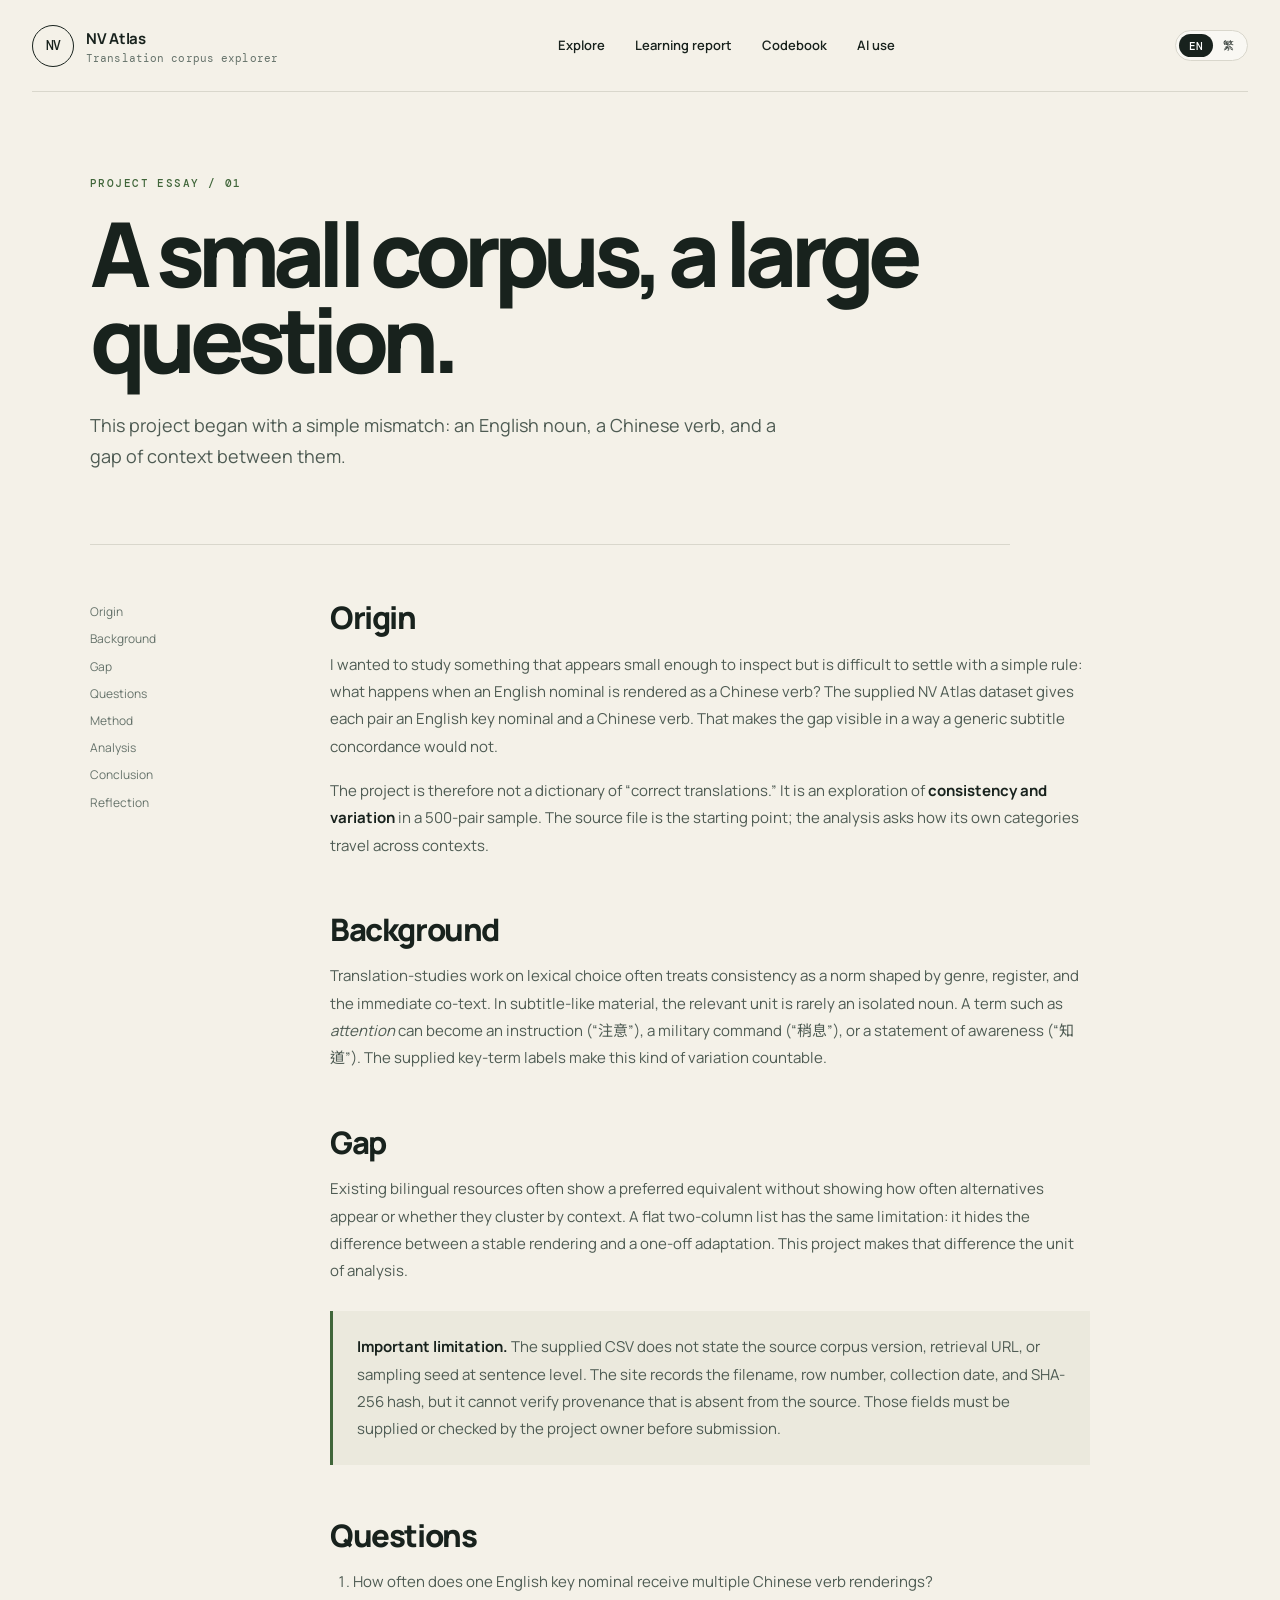
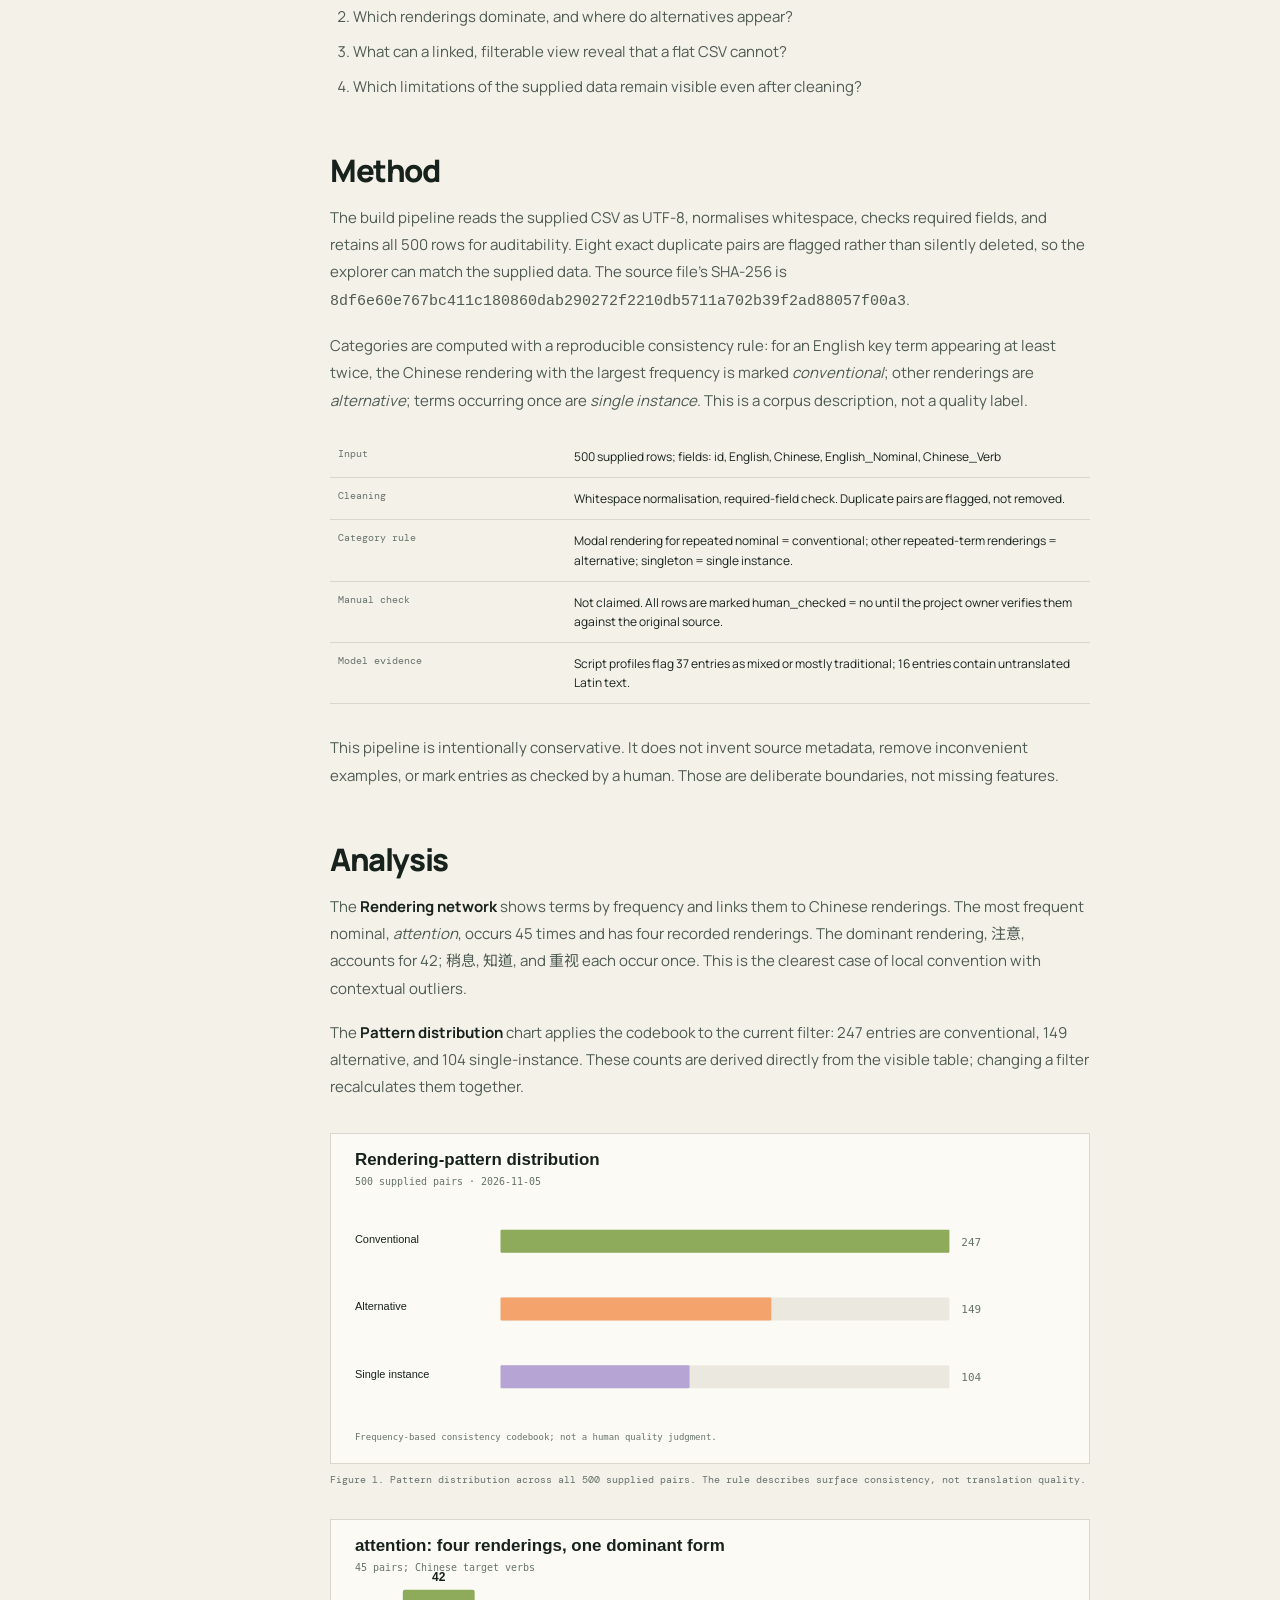
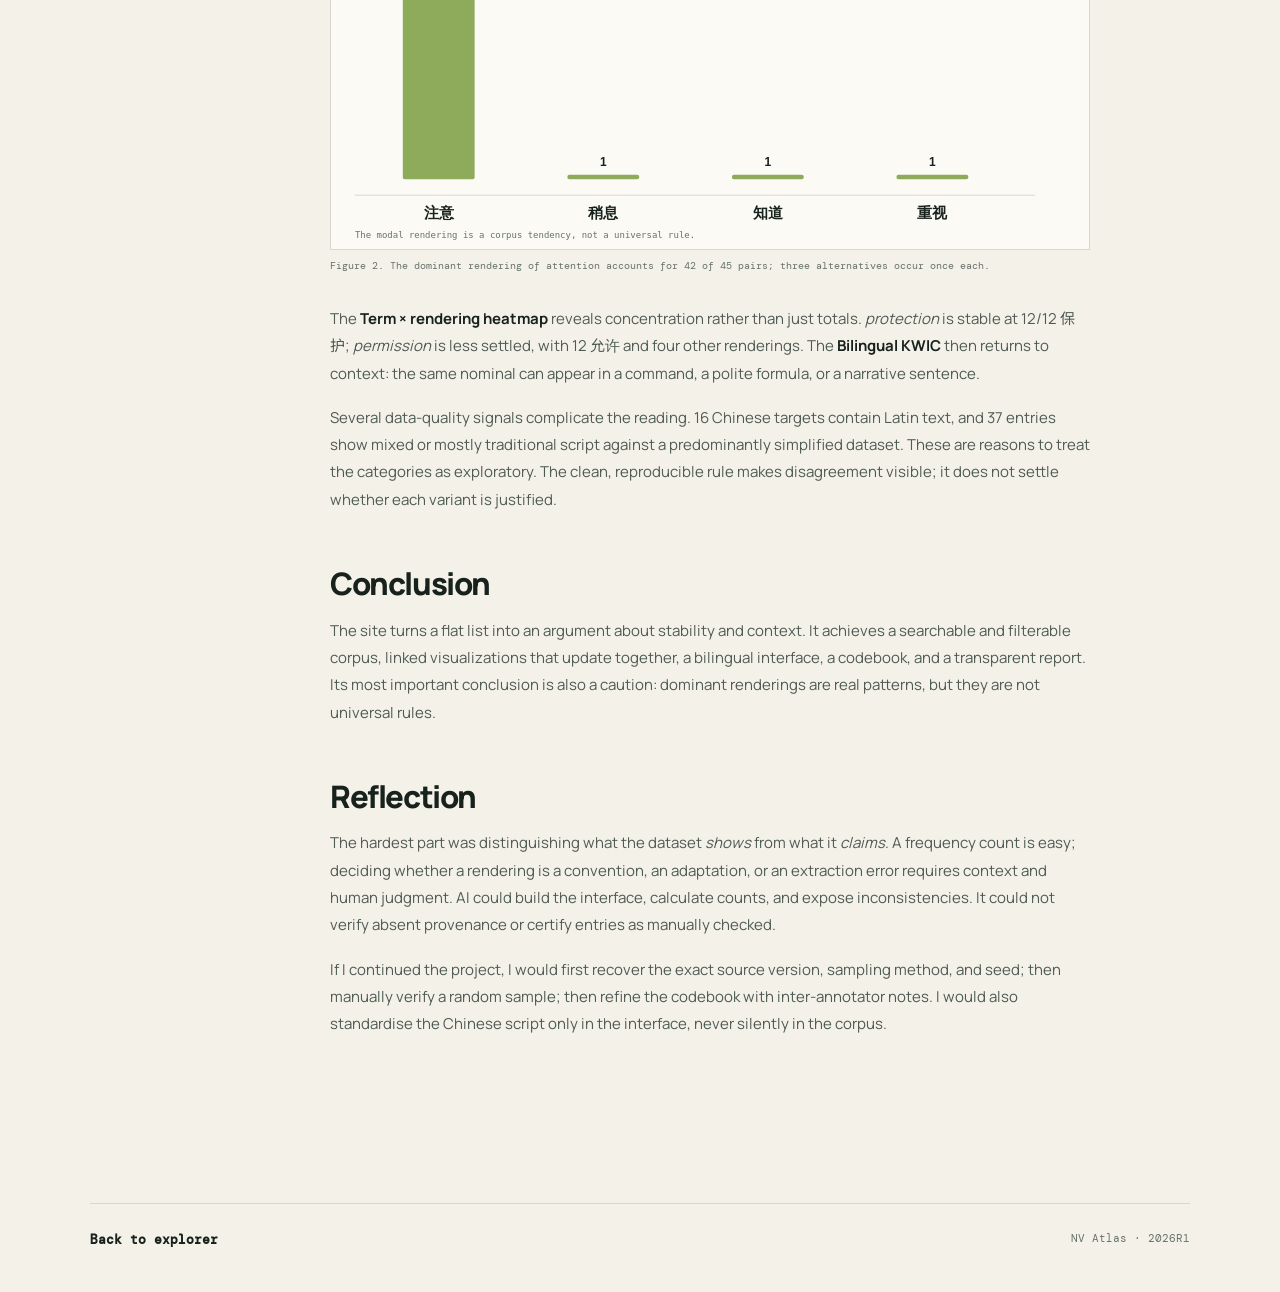
<file: report.html>
<!doctype html>
<html lang="en">
<head>
  <meta charset="utf-8">
  <meta name="viewport" content="width=device-width, initial-scale=1">
  <title>Learning report | NV Atlas</title>
  <link rel="preconnect" href="https://fonts.googleapis.com">
  <link rel="preconnect" href="https://fonts.gstatic.com" crossorigin>
  <link href="https://fonts.googleapis.com/css2?family=DM+Mono:wght@400;500&family=Manrope:wght@400;500;600;700;800&family=Noto+Sans+TC:wght@400;500;600;700&display=swap" rel="stylesheet">
  <link rel="stylesheet" href="assets/styles.css">
  <link rel="stylesheet" href="assets/pages.css">
</head>
<body>
  <a class="skip-link" href="#main">Skip to content</a>
  <header class="site-header">
    <a class="brand" href="index.html"><span class="brand-mark" aria-hidden="true">NV</span><span><strong>NV Atlas</strong><small data-i18n="brandSubtitle">Translation corpus explorer</small></span></a>
    <nav class="main-nav" aria-label="Primary"><a href="index.html" data-i18n="navExplore">Explore</a><a href="report.html" class="active" data-i18n="navReport">Learning report</a><a href="codebook.html" data-i18n="navCodebook">Codebook</a><a href="ai-use.html" data-i18n="navAiUse">AI use</a></nav>
    <div class="header-tools"><div class="language-switch" role="group" aria-label="Language"><button type="button" data-lang="en" class="active">EN</button><button type="button" data-lang="zh">繁</button></div><button type="button" class="menu-button" aria-label="Toggle menu" aria-expanded="false">☰</button></div>
  </header>
  <main id="main" class="prose-page">
    <header class="prose-header">
      <p class="eyebrow" data-page-i18n="reportEyebrow">Project essay / 01</p>
      <h1 data-page-i18n="reportHeading">A small corpus, a large question.</h1>
      <p class="prose-lede" data-page-i18n="reportLede">This project began with a simple mismatch: an English noun, a Chinese verb, and a gap of context between them.</p>
    </header>
    <div class="prose-layout">
      <nav class="prose-toc" aria-label="Report sections">
        <a href="#origin" data-page-i18n="originTitle">Origin</a><a href="#background" data-page-i18n="backgroundTitle">Background</a><a href="#gap" data-page-i18n="gapTitle">Gap</a><a href="#questions" data-page-i18n="questionsTitle">Questions</a><a href="#method" data-page-i18n="methodTitle">Method</a><a href="#analysis" data-page-i18n="analysisTitle">Analysis</a><a href="#conclusion" data-page-i18n="conclusionTitle">Conclusion</a><a href="#reflection" data-page-i18n="reflectionTitle">Reflection</a>
      </nav>
      <article class="prose-content">
        <section id="origin">
          <h2 data-page-i18n="originTitle">Origin</h2>
          <div lang="en">
            <p>I wanted to study something that appears small enough to inspect but is difficult to settle with a simple rule: what happens when an English nominal is rendered as a Chinese verb? The supplied NV Atlas dataset gives each pair an English key nominal and a Chinese verb. That makes the gap visible in a way a generic subtitle concordance would not.</p>
            <p>The project is therefore not a dictionary of “correct translations.” It is an exploration of <strong>consistency and variation</strong> in a 500-pair sample. The source file is the starting point; the analysis asks how its own categories travel across contexts.</p>
          </div>
          <div lang="zh-Hant">
            <p>我想研究一個看似很小、卻很難用單一規則解決的問題：當英文名詞被譯成中文動詞時，發生了什麼？所提供的 NV Atlas 資料集為每一組配對標出英文關鍵名詞與中文動詞，使這種落差比一般字幕索引更清楚可見。</p>
            <p>因此，本專題不是「正確譯法」詞典，而是對 500 組配對中<strong>一致性與變異</strong>的探索。原始檔案是起點；分析要問的是，它自身的分類如何在不同語境中移動。</p>
          </div>
        </section>
        <section id="background">
          <h2 data-page-i18n="backgroundTitle">Background</h2>
          <div lang="en"><p>Translation-studies work on lexical choice often treats consistency as a norm shaped by genre, register, and the immediate co-text. In subtitle-like material, the relevant unit is rarely an isolated noun. A term such as <em>attention</em> can become an instruction (“注意”), a military command (“稍息”), or a statement of awareness (“知道”). The supplied key-term labels make this kind of variation countable.</p></div>
          <div lang="zh-Hant"><p>翻譯研究中有關詞彙選擇的討論，常把一致性視為受文類、語域與上下文塑造的規範。在字幕式材料中，相關單位很少是孤立的名詞。例如 <em>attention</em> 可以是提示（「注意」）、軍事口令（「稍息」），也可以是表示知悉（「知道」）。所提供關鍵詞標籤，使這種變異可以被計數。</p></div>
        </section>
        <section id="gap">
          <h2 data-page-i18n="gapTitle">Gap</h2>
          <div lang="en"><p>Existing bilingual resources often show a preferred equivalent without showing how often alternatives appear or whether they cluster by context. A flat two-column list has the same limitation: it hides the difference between a stable rendering and a one-off adaptation. This project makes that difference the unit of analysis.</p><div class="callout"><p><strong>Important limitation.</strong> The supplied CSV does not state the source corpus version, retrieval URL, or sampling seed at sentence level. The site records the filename, row number, collection date, and SHA-256 hash, but it cannot verify provenance that is absent from the source. Those fields must be supplied or checked by the project owner before submission.</p></div></div>
          <div lang="zh-Hant"><p>現有雙語資源常只列出首選對應詞，卻不顯示替代譯法出現的頻率，也不顯示它們是否依語境聚集。平面的兩欄清單同樣有此限制：它隱藏了穩定譯法與一次性調整之間的差異。本專題把這個差異本身當作分析單位。</p><div class="callout"><p><strong>重要限制。</strong> 所提供的 CSV 沒有在句子層級說明語料庫版本、擷取網址或抽樣種子。本網站記錄檔名、行號、收集日期與 SHA-256 雜湊值，但無法驗證原始檔中沒有的來源資訊。提交前必須由專題擁有者補上或核實這些欄位。</p></div></div>
        </section>
        <section id="questions">
          <h2 data-page-i18n="questionsTitle">Questions</h2>
          <div lang="en"><ol><li>How often does one English key nominal receive multiple Chinese verb renderings?</li><li>Which renderings dominate, and where do alternatives appear?</li><li>What can a linked, filterable view reveal that a flat CSV cannot?</li><li>Which limitations of the supplied data remain visible even after cleaning?</li></ol></div>
          <div lang="zh-Hant"><ol><li>同一個英文關鍵名詞有多常出現多個中文動詞譯法？</li><li>哪些譯法佔主導，替代譯法又在哪裡出現？</li><li>連結式、可篩選的視圖能揭示平面 CSV 看不到的什麼？</li><li>即使清理之後，原始資料的哪些限制仍然可見？</li></ol></div>
        </section>
        <section id="method">
          <h2 data-page-i18n="methodTitle">Method</h2>
          <div lang="en">
            <p>The build pipeline reads the supplied CSV as UTF-8, normalises whitespace, checks required fields, and retains all 500 rows for auditability. Eight exact duplicate pairs are flagged rather than silently deleted, so the explorer can match the supplied data. The source file's SHA-256 is <code>8df6e60e767bc411c180860dab290272f2210db5711a702b39f2ad88057f00a3</code>.</p>
            <p>Categories are computed with a reproducible consistency rule: for an English key term appearing at least twice, the Chinese rendering with the largest frequency is marked <em>conventional</em>; other renderings are <em>alternative</em>; terms occurring once are <em>single instance</em>. This is a corpus description, not a quality label.</p>
            <table class="method-table"><tr><td>Input</td><td>500 supplied rows; fields: id, English, Chinese, English_Nominal, Chinese_Verb</td></tr><tr><td>Cleaning</td><td>Whitespace normalisation, required-field check. Duplicate pairs are flagged, not removed.</td></tr><tr><td>Category rule</td><td>Modal rendering for repeated nominal = conventional; other repeated-term renderings = alternative; singleton = single instance.</td></tr><tr><td>Manual check</td><td>Not claimed. All rows are marked human_checked = no until the project owner verifies them against the original source.</td></tr><tr><td>Model evidence</td><td>Script profiles flag 37 entries as mixed or mostly traditional; 16 entries contain untranslated Latin text.</td></tr></table>
            <p>This pipeline is intentionally conservative. It does not invent source metadata, remove inconvenient examples, or mark entries as checked by a human. Those are deliberate boundaries, not missing features.</p>
          </div>
          <div lang="zh-Hant">
            <p>建置流程以 UTF-8 讀取原始 CSV、正規化空白、檢查必填欄位，並保留全部 500 列以供稽核。八組完全重複的配對會被標記，不會被默默刪除，讓探索器能對應所提供資料。原始檔案的 SHA-256 為 <code>8df6e60e767bc411c180860dab290272f2210db5711a702b39f2ad88057f00a3</code>。</p>
            <p>分類採用可重現的一致性規則：出現至少兩次的英文關鍵詞，以頻率最高的中文譯法標為<em>慣用</em>；其他譯法標為<em>替代</em>；只出現一次的關鍵詞標為<em>單一例子</em>。這是語料描述，不是品質標籤。</p>
            <table class="method-table"><tr><td>輸入</td><td>所提供 500 列；欄位：id、English、Chinese、English_Nominal、Chinese_Verb</td></tr><tr><td>清理</td><td>正規化空白、檢查必填欄位。重複配對會標記，不會刪除。</td></tr><tr><td>分類規則</td><td>重複名詞的最高頻譯法為慣用；其他重複詞項譯法為替代；單次詞項為單一例子。</td></tr><tr><td>人工核對</td><td>不作宣稱。專題擁有者對照原始來源核實前，全部列皆標為 human_checked = no。</td></tr><tr><td>模式證據</td><td>37 列被標為混合或偏繁體；16 列的目標文字含未翻譯拉丁字母。</td></tr></table>
            <p>此流程刻意保守：不虛構來源資料、不刪除不利例子，也不把條目標為人工已核對。這些是明確的界線，而非缺漏功能。</p>
          </div>
        </section>
        <section id="analysis">
          <h2 data-page-i18n="analysisTitle">Analysis</h2>
          <div lang="en">
            <p>The <strong>Rendering network</strong> shows terms by frequency and links them to Chinese renderings. The most frequent nominal, <em>attention</em>, occurs 45 times and has four recorded renderings. The dominant rendering, 注意, accounts for 42; 稍息, 知道, and 重视 each occur once. This is the clearest case of local convention with contextual outliers.</p>
            <p>The <strong>Pattern distribution</strong> chart applies the codebook to the current filter: 247 entries are conventional, 149 alternative, and 104 single-instance. These counts are derived directly from the visible table; changing a filter recalculates them together.</p>
            <figure class="report-figure"><img src="assets/report-patterns.svg" alt="Bar chart showing 247 conventional, 149 alternative, and 104 single-instance entries"><figcaption>Figure 1. Pattern distribution across all 500 supplied pairs. The rule describes surface consistency, not translation quality.</figcaption></figure>
            <figure class="report-figure"><img src="assets/report-attention.svg" alt="Bar chart showing attention rendered as 注意 42 times and three alternatives once each"><figcaption>Figure 2. The dominant rendering of attention accounts for 42 of 45 pairs; three alternatives occur once each.</figcaption></figure>
            <p>The <strong>Term × rendering heatmap</strong> reveals concentration rather than just totals. <em>protection</em> is stable at 12/12 保护; <em>permission</em> is less settled, with 12 允许 and four other renderings. The <strong>Bilingual KWIC</strong> then returns to context: the same nominal can appear in a command, a polite formula, or a narrative sentence.</p>
            <p>Several data-quality signals complicate the reading. 16 Chinese targets contain Latin text, and 37 entries show mixed or mostly traditional script against a predominantly simplified dataset. These are reasons to treat the categories as exploratory. The clean, reproducible rule makes disagreement visible; it does not settle whether each variant is justified.</p>
          </div>
          <div lang="zh-Hant">
            <p><strong>譯法網絡圖</strong>按頻率呈現詞項，並連到中文譯法。最高頻的名詞 <em>attention</em> 出現 45 次，記錄了四種譯法。主導譯法「注意」有 42 次；「稍息」、「知道」、「重视」各一次。這是局部慣例與語境例外並存的最清楚例子。</p>
            <p><strong>模式分佈圖</strong>把分類準則套用到目前篩選結果：247 列為慣用、149 列為替代、104 列為單一例子。這些數字直接由可見表格計算；改變篩選時會一起重算。</p>
            <figure class="report-figure"><img src="assets/report-patterns.svg" alt="顯示 247 條慣用、149 條替代及 104 條單一例子的長條圖"><figcaption>圖一：全部 500 組配對的模式分佈。此規則描述表面一致性，不是翻譯品質。</figcaption></figure>
            <figure class="report-figure"><img src="assets/report-attention.svg" alt="顯示 attention 譯為注意 42 次，另有三種各一次的替代譯法"><figcaption>圖二：attention 的主導譯法佔 45 組中的 42 組；三種替代譯法各出現一次。</figcaption></figure>
            <p><strong>詞項 × 譯法熱力圖</strong>顯示的是集中程度，而不只是總數。<em>protection</em> 在 12/12 中穩定譯為「保护」；<em>permission</em> 則較不穩定，12 次「允许」之外還有四種譯法。<strong>雙語 KWIC</strong> 再把讀者帶回語境：同一個名詞可以出現在指令、禮貌公式或敘述句中。</p>
            <p>幾項資料品質訊號令解讀更複雜：16 個中文目標含拉丁文字，37 列在偏簡體資料中呈混合或偏繁體書寫。這些都是把分類視為探索性結果的理由。清楚、可重現的規則讓差異可見，但不會判定每個變體是否合理。</p>
          </div>
        </section>
        <section id="conclusion">
          <h2 data-page-i18n="conclusionTitle">Conclusion</h2>
          <div lang="en"><p>The site turns a flat list into an argument about stability and context. It achieves a searchable and filterable corpus, linked visualizations that update together, a bilingual interface, a codebook, and a transparent report. Its most important conclusion is also a caution: dominant renderings are real patterns, but they are not universal rules.</p></div>
          <div lang="zh-Hant"><p>本網站把平面清單轉化為關於穩定性與語境的論證。它提供可搜尋、可篩選的語料庫、同步更新的連結式視覺化、雙語介面、分類準則，以及透明的報告。最重要的結論同時也是提醒：主導譯法確實是模式，但不是普遍規則。</p></div>
        </section>
        <section id="reflection">
          <h2 data-page-i18n="reflectionTitle">Reflection</h2>
          <div lang="en"><p>The hardest part was distinguishing what the dataset <em>shows</em> from what it <em>claims</em>. A frequency count is easy; deciding whether a rendering is a convention, an adaptation, or an extraction error requires context and human judgment. AI could build the interface, calculate counts, and expose inconsistencies. It could not verify absent provenance or certify entries as manually checked.</p><p>If I continued the project, I would first recover the exact source version, sampling method, and seed; then manually verify a random sample; then refine the codebook with inter-annotator notes. I would also standardise the Chinese script only in the interface, never silently in the corpus.</p></div>
          <div lang="zh-Hant"><p>最困難的是區分資料<em>顯示</em>了什麼，與資料<em>宣稱</em>了什麼。頻率計算很容易；判斷一個譯法是慣例、調整，還是抽取錯誤，則需要語境與人的判斷。AI 可以建立介面、計算數字、揭露不一致；它無法核實不存在的來源資訊，也無法把條目認證為人工已核對。</p><p>若繼續此專題，我會先找回確切的來源版本、抽樣方法與種子；再隨機人工核對；然後依據標註者間筆記修訂分類準則。我也會在介面上統一繁體中文，但絕不會在語料本身默默改寫。</p></div>
        </section>
      </article>
    </div>
  </main>
  <footer class="page-footer"><a href="index.html" data-page-i18n="backExplore">← Back to explorer</a><span>NV Atlas · 2026R1</span></footer>
  <script src="assets/pages.js" defer></script>
</body>
</html>
</file>
<file: assets/styles.css>
:root {
  --ink: #18221d;
  --muted: #66736b;
  --paper: #f4f1e8;
  --card: #fbfaf5;
  --line: #d9d7cc;
  --accent: #c9f45b;
  --accent-deep: #40663a;
  --orange: #f3a36b;
  --blue: #89b8cf;
  --purple: #b6a5d4;
  --shadow: 0 18px 48px rgba(24, 34, 29, .08);
  --sans: "Manrope", "Noto Sans TC", system-ui, sans-serif;
  --mono: "DM Mono", ui-monospace, monospace;
}

* { box-sizing: border-box; }
html { scroll-behavior: smooth; }
body {
  margin: 0;
  color: var(--ink);
  background: var(--paper);
  font-family: var(--sans);
  line-height: 1.6;
  -webkit-font-smoothing: antialiased;
}
a { color: inherit; }
button, input, select { font: inherit; }
button { color: inherit; }
.skip-link { position: absolute; left: -999px; top: 8px; z-index: 100; background: var(--ink); color: #fff; padding: 8px 14px; }
.skip-link:focus { left: 8px; }

.site-header {
  width: min(1440px, calc(100% - 64px));
  margin: 0 auto;
  height: 92px;
  display: flex;
  align-items: center;
  justify-content: space-between;
  border-bottom: 1px solid var(--line);
}
.brand { display: flex; align-items: center; gap: 12px; text-decoration: none; }
.brand-mark { width: 42px; height: 42px; display: grid; place-items: center; border: 1.5px solid var(--ink); border-radius: 50%; font: 500 13px var(--mono); letter-spacing: -.06em; }
.brand strong { display: block; font-size: 15px; letter-spacing: -.02em; }
.brand small { display: block; font: 11px var(--mono); color: var(--muted); letter-spacing: .01em; }
.main-nav { display: flex; gap: 30px; }
.main-nav a, footer a { text-decoration: none; font-size: 13px; font-weight: 600; }
.main-nav a:hover, footer a:hover, .arrow-link:hover { color: var(--accent-deep); }
.header-tools { display: flex; align-items: center; gap: 18px; }
.language-switch { display: flex; padding: 3px; border: 1px solid var(--line); border-radius: 999px; background: rgba(255,255,255,.45); }
.language-switch button { border: 0; background: transparent; padding: 4px 10px; border-radius: 999px; cursor: pointer; font: 500 11px var(--mono); }
.language-switch button.active { background: var(--ink); color: white; }
.menu-button { display: none; background: transparent; border: 0; font-size: 21px; cursor: pointer; }

main { width: min(1440px, calc(100% - 64px)); margin: 0 auto; }
.hero { display: grid; grid-template-columns: minmax(0, 1.6fr) minmax(300px, .65fr); gap: 7vw; padding: 94px 0 96px; align-items: end; }
.eyebrow { margin: 0 0 20px; font: 500 11px var(--mono); letter-spacing: .13em; text-transform: uppercase; color: var(--accent-deep); }
h1, h2, h3, p { margin-top: 0; }
h1 { margin-bottom: 28px; font-size: clamp(52px, 7.3vw, 106px); line-height: .96; letter-spacing: -.075em; font-weight: 800; max-width: 920px; }
h1 em { font-family: Georgia, serif; font-weight: 400; letter-spacing: -.075em; }
.lede { max-width: 620px; margin-bottom: 36px; color: #4e5b53; font-size: 17px; line-height: 1.75; }
.hero-actions { display: flex; flex-wrap: wrap; gap: 12px; }
.button { display: inline-flex; align-items: center; justify-content: center; gap: 10px; min-height: 44px; padding: 10px 18px; border: 1px solid var(--ink); border-radius: 3px; text-decoration: none; font-size: 12px; font-weight: 700; cursor: pointer; transition: transform .15s ease, background .15s ease; }
.button:hover { transform: translateY(-2px); }
.button.primary { background: var(--ink); color: var(--paper); }
.button.ghost { background: transparent; }
.button.small { min-height: 36px; padding: 7px 13px; font-size: 11px; }
.hero-note { border-top: 1px solid var(--ink); padding-top: 18px; }
.note-index { font: 500 10px var(--mono); letter-spacing: .08em; color: var(--muted); }
.hero-note p { margin: 28px 0 32px; font-size: 14px; line-height: 1.75; color: #4f5a53; }
.stat-pair { display: flex; align-items: baseline; gap: 10px; border-top: 1px solid var(--line); padding-top: 12px; margin-top: 10px; }
.stat-pair strong { font-size: 29px; line-height: 1; letter-spacing: -.05em; }
.stat-pair span { font: 11px var(--mono); color: var(--muted); }

.explorer { padding: 30px 0 80px; border-top: 1px solid var(--line); }
.section-heading { display: flex; justify-content: space-between; align-items: end; gap: 40px; margin-bottom: 40px; }
h2 { margin-bottom: 0; font-size: clamp(34px, 4.2vw, 60px); line-height: 1.02; letter-spacing: -.055em; font-weight: 800; }
.section-intro { max-width: 390px; margin-bottom: 4px; font-size: 14px; color: var(--muted); line-height: 1.7; }
.search-panel { background: var(--card); border: 1px solid var(--line); padding: 22px; margin-bottom: 18px; }
.search-box { display: flex; align-items: center; gap: 12px; border-bottom: 1px solid var(--ink); padding: 4px 0 12px; }
.search-icon { font-size: 27px; line-height: 1; transform: rotate(-20deg); }
.search-box input { flex: 1; min-width: 0; border: 0; outline: 0; background: transparent; font-size: 16px; color: var(--ink); }
.search-box input::placeholder { color: #969d95; }
kbd { border: 1px solid var(--line); border-radius: 3px; padding: 2px 5px; color: var(--muted); font: 10px var(--mono); }
.filter-row { display: flex; align-items: end; gap: 14px; flex-wrap: wrap; padding-top: 18px; }
.select-label { display: flex; flex-direction: column; gap: 6px; font: 10px var(--mono); letter-spacing: .04em; color: var(--muted); }
select { min-width: 200px; border: 1px solid var(--line); background: var(--paper); padding: 9px 28px 9px 10px; color: var(--ink); border-radius: 2px; font-size: 12px; }
.clear-button, .text-button { border: 0; background: transparent; padding: 6px 0; text-decoration: underline; text-underline-offset: 3px; font-size: 11px; cursor: pointer; color: var(--muted); }
.clear-button { margin-left: auto; }
.result-meta { display: flex; gap: 10px; margin-top: 17px; font: 11px var(--mono); color: var(--muted); }
.meta-divider { color: var(--line); }

.viz-grid { display: grid; grid-template-columns: repeat(2, minmax(0, 1fr)); gap: 18px; }
.viz-card, .table-card { background: var(--card); border: 1px solid var(--line); padding: 26px; overflow: hidden; }
.viz-wide { grid-column: 1 / -1; }
.viz-header { display: flex; justify-content: space-between; align-items: start; gap: 20px; margin-bottom: 22px; }
.viz-number { font: 500 10px var(--mono); color: var(--accent-deep); }
h3 { margin: 7px 0 7px; font-size: 23px; line-height: 1.12; letter-spacing: -.04em; }
.viz-caption { margin-bottom: 0; max-width: 660px; color: var(--muted); font-size: 12px; line-height: 1.55; }
.viz-type { flex: none; font: 500 9px var(--mono); letter-spacing: .08em; color: var(--muted); }
.viz-controls { display: flex; align-items: center; flex-wrap: wrap; gap: 13px; padding: 12px 0 18px; border-top: 1px solid var(--line); font-size: 11px; color: var(--muted); }
.viz-controls label { display: flex; align-items: center; gap: 8px; }
.viz-controls output { color: var(--ink); font-family: var(--mono); }
input[type="range"] { width: 100px; accent-color: var(--accent-deep); }
.viz-controls .text-button { margin-left: auto; }
.network-wrap { position: relative; min-height: 430px; }
#network { width: 100%; height: 430px; display: block; touch-action: none; }
.network-legend { display: flex; gap: 20px; font: 10px var(--mono); color: var(--muted); }
.network-legend span::before { content: ""; display: inline-block; width: 8px; height: 8px; margin-right: 6px; border-radius: 50%; background: var(--accent); }
.network-legend .legend-target::before { background: var(--orange); }
.node-source { fill: var(--ink); stroke: var(--card); stroke-width: 2px; cursor: grab; }
.node-target { fill: var(--orange); stroke: var(--card); stroke-width: 2px; cursor: pointer; }
.node-label { fill: var(--ink); font: 10px var(--mono); pointer-events: none; }
.link-line { stroke: var(--line); stroke-opacity: .75; }
.link-line.highlight { stroke: var(--accent-deep); stroke-opacity: .8; }
.node-source.selected, .node-target.selected { stroke: var(--accent-deep); stroke-width: 4px; }
.viz-tooltip { position: absolute; z-index: 5; max-width: 260px; padding: 9px 11px; background: var(--ink); color: white; font-size: 11px; line-height: 1.45; pointer-events: none; box-shadow: var(--shadow); }

.bar-chart { display: flex; flex-direction: column; gap: 19px; padding: 14px 0 35px; }
.bar-row { cursor: pointer; }
.bar-label { display: flex; justify-content: space-between; font-size: 12px; margin-bottom: 7px; }
.bar-label span:last-child { font-family: var(--mono); font-size: 11px; color: var(--muted); }
.bar-track { height: 19px; background: #e9e7dd; }
.bar-fill { height: 100%; min-width: 2px; background: var(--blue); transition: width .25s ease; }
.bar-row:nth-child(2) .bar-fill { background: var(--orange); }
.bar-row:nth-child(3) .bar-fill { background: var(--purple); }
.bar-row:hover .bar-fill { filter: brightness(.9); }
.heatmap { overflow-x: auto; padding-bottom: 20px; }
.heatmap svg { min-width: 520px; width: 100%; height: auto; }
.heat-cell { cursor: pointer; }
.heat-cell:hover { stroke: var(--ink); stroke-width: 2px; }
.heat-label { font: 10px var(--mono); fill: var(--muted); }
.heat-label.term { fill: var(--ink); font-family: var(--sans); font-weight: 600; }
.heat-legend { display: flex; align-items: center; gap: 8px; font: 10px var(--mono); color: var(--muted); margin-top: 8px; }
.heat-legend i { display: block; width: 85px; height: 8px; background: linear-gradient(90deg, #f4f1e8, #d3e4a0, #6c8b48); }

.kwic-toolbar { display: flex; justify-content: space-between; align-items: center; gap: 10px; padding: 12px 0; border-top: 1px solid var(--line); font-size: 11px; color: var(--muted); }
.kwic-toolbar .text-button { flex: none; }
.kwic-list { max-height: 370px; overflow-y: auto; border-top: 1px solid var(--line); }
.kwic-item { display: grid; grid-template-columns: 75px minmax(0,1fr) minmax(0,1fr); gap: 18px; padding: 15px 4px; border-bottom: 1px solid #e7e4da; font-size: 12px; cursor: pointer; }
.kwic-item:hover { background: rgba(201,244,91,.12); }
.kwic-item .kwic-id { font: 10px var(--mono); color: var(--muted); }
.kwic-item .kwic-term { font-weight: 700; color: var(--accent-deep); }
.kwic-item .kwic-target { color: #475449; }
.empty-state { padding: 40px 6px; color: var(--muted); font-size: 13px; }
.table-card { margin-top: 18px; }
.table-wrap { overflow-x: auto; }
table { width: 100%; border-collapse: collapse; min-width: 900px; }
th { border-bottom: 1px solid var(--ink); text-align: left; padding: 9px 7px; font: 10px var(--mono); letter-spacing: .03em; color: var(--muted); }
th button { border: 0; background: transparent; padding: 0; cursor: pointer; font: inherit; color: inherit; }
th button:hover { color: var(--ink); }
td { padding: 13px 7px; border-bottom: 1px solid var(--line); vertical-align: top; font-size: 12px; }
td:nth-child(1) { font: 11px var(--mono); white-space: nowrap; }
td:nth-child(3) { font-family: "Noto Sans TC", sans-serif; }
.table-term { padding: 0; border: 0; background: transparent; color: var(--ink); text-align: left; font: inherit; cursor: pointer; text-decoration: underline; text-decoration-color: transparent; text-underline-offset: 3px; }
.table-term:hover { text-decoration-color: var(--accent-deep); color: var(--accent-deep); }
td:nth-child(2), td:nth-child(3) { max-width: 340px; }
.pattern-tag, .check-tag { display: inline-block; padding: 3px 5px; border-radius: 2px; font: 9px var(--mono); white-space: nowrap; }
.pattern-tag { background: #dceac0; color: #39572b; }
.pattern-tag.alternative_rendering { background: #f6dfcb; color: #8d4e27; }
.pattern-tag.single_instance { background: #e2dbef; color: #5b4d75; }
.check-tag { background: #ecebe3; color: var(--muted); }
.pagination { display: flex; justify-content: space-between; padding-top: 15px; font: 10px var(--mono); color: var(--muted); }
.pagination .text-button { margin-left: 14px; }
.pagination button:disabled { opacity: .35; cursor: default; }
.hidden { display: none !important; }

.takeaway { display: grid; grid-template-columns: 1fr 1fr auto; gap: 7vw; align-items: center; padding: 80px 0 100px; border-top: 1px solid var(--line); }
.takeaway p:not(.eyebrow) { font-size: 15px; line-height: 1.7; margin-bottom: 0; }
.arrow-link { font-size: 12px; font-weight: 700; text-decoration: none; white-space: nowrap; }
.site-footer { width: min(1440px, calc(100% - 64px)); margin: 0 auto; display: flex; justify-content: space-between; gap: 30px; padding: 32px 0 45px; border-top: 1px solid var(--line); font-size: 11px; color: var(--muted); }
.site-footer strong { color: var(--ink); }
.site-footer p { margin: 4px 0 0; }
.site-footer nav { display: flex; gap: 20px; }

@media (max-width: 820px) {
  .site-header, main, .site-footer { width: min(100% - 32px, 700px); }
  .site-header { height: auto; min-height: 76px; flex-wrap: wrap; padding: 14px 0; }
  .main-nav { display: none; width: 100%; order: 3; padding-top: 14px; gap: 18px; flex-wrap: wrap; }
  .site-header.menu-open .main-nav { display: flex; }
  .menu-button { display: block; }
  .hero { grid-template-columns: 1fr; padding: 58px 0 62px; gap: 48px; }
  h1 { font-size: clamp(48px, 13vw, 84px); }
  .section-heading { display: block; }
  .section-intro { margin-top: 22px; }
  .viz-grid { grid-template-columns: 1fr; }
  .viz-wide { grid-column: auto; }
  .takeaway { grid-template-columns: 1fr; gap: 24px; padding: 55px 0 65px; }
  .site-footer { display: block; }
  .site-footer nav { margin-top: 20px; flex-wrap: wrap; }
  .kwic-item { grid-template-columns: 55px 1fr; }
  .kwic-item .kwic-target { grid-column: 2; }
  .filter-row { align-items: stretch; }
  .select-label, select { width: 100%; }
  .clear-button { margin-left: 0; align-self: start; }
  .viz-card, .table-card { padding: 18px; }
  .viz-header { display: block; }
  .viz-type { display: block; margin-top: 12px; }
}

@media (prefers-reduced-motion: reduce) {
  html { scroll-behavior: auto; }
  *, *::before, *::after { transition: none !important; animation: none !important; }
}
.term-chip {
  display: inline-block;
  margin-left: 4px;
  padding: 1px 5px;
  border: 1px solid #c8cebb;
  border-radius: 2px;
  background: #edf2df;
  color: var(--accent-deep);
  font: 9px var(--mono);
  cursor: pointer;
}
.term-chip:hover { background: var(--accent); color: var(--ink); }
</file>
<file: assets/pages.css>
.prose-page { max-width: 1100px; margin: 0 auto; padding: 84px 0 110px; }
.prose-header { max-width: 920px; padding-bottom: 55px; border-bottom: 1px solid var(--line); }
.prose-header h1 { font-size: clamp(48px, 7vw, 92px); margin-bottom: 28px; }
.prose-lede { max-width: 720px; font-size: 18px; line-height: 1.7; color: #4e5b53; }
.prose-layout { display: grid; grid-template-columns: 180px minmax(0, 1fr); gap: 60px; padding-top: 57px; }
.prose-toc { position: sticky; top: 24px; align-self: start; display: flex; flex-direction: column; gap: 8px; }
.prose-toc a { color: var(--muted); font-size: 12px; text-decoration: none; }
.prose-toc a:hover { color: var(--ink); }
.prose-content { max-width: 760px; }
.prose-content section { margin-bottom: 55px; scroll-margin-top: 20px; }
.prose-content h2 { margin-bottom: 17px; font-size: 31px; letter-spacing: -.045em; }
.prose-content p { color: #4e5b53; font-size: 15px; line-height: 1.82; margin-bottom: 17px; }
.prose-content strong { color: var(--ink); }
.prose-content blockquote { margin: 28px 0; padding: 5px 0 5px 21px; border-left: 3px solid var(--accent); font: 23px/1.4 Georgia, serif; color: var(--ink); }
.prose-content ul, .prose-content ol { color: #4e5b53; font-size: 15px; line-height: 1.8; padding-left: 23px; }
.prose-content li { margin-bottom: 8px; }
.callout { background: #ebe9dd; padding: 22px 24px; border-left: 3px solid var(--accent-deep); margin: 27px 0; }
.callout p:last-child { margin-bottom: 0; }
.method-table { width: 100%; border-collapse: collapse; margin: 22px 0 30px; font-size: 13px; min-width: 0; }
.method-table td { border-bottom: 1px solid var(--line); padding: 11px 8px; vertical-align: top; }
.method-table td:first-child { font: 10px var(--mono); color: var(--muted); width: 31%; }
.report-figure { margin: 32px 0; }
.report-figure img { display: block; width: 100%; border: 1px solid var(--line); background: var(--card); }
.report-figure figcaption { margin-top: 8px; color: var(--muted); font: 10px var(--mono); line-height: 1.5; }
.split-cards { display: grid; grid-template-columns: repeat(2, minmax(0, 1fr)); gap: 14px; margin: 25px 0; }
.mini-card { border: 1px solid var(--line); padding: 18px; background: var(--card); }
.mini-card h3 { margin-top: 0; font-size: 17px; }
.mini-card p { margin-bottom: 0; font-size: 13px; }
.codebook-entry { padding: 27px 0; border-bottom: 1px solid var(--line); }
.codebook-entry h2 { margin-bottom: 6px; }
.codebook-entry .codebook-meta { font: 10px var(--mono); color: var(--accent-deep); margin-bottom: 17px; }
.example-grid { display: grid; grid-template-columns: 1fr 1fr; gap: 10px; margin: 17px 0; }
.example-box { padding: 12px; border: 1px solid var(--line); font-size: 12px; line-height: 1.55; }
.example-box strong { display: block; font: 9px var(--mono); text-transform: uppercase; letter-spacing: .07em; margin-bottom: 5px; color: var(--muted); }
.ai-grid { display: grid; grid-template-columns: repeat(2, 1fr); gap: 12px; margin: 25px 0; }
.ai-card { background: var(--card); border: 1px solid var(--line); padding: 20px; }
.ai-card h3 { font-size: 18px; }
.ai-card p, .ai-card li { font-size: 13px; }
.ai-card ul { padding-left: 17px; margin-bottom: 0; }
.prompt { font: 11px/1.7 var(--mono); background: #18221d; color: #e9ebdf; padding: 17px; white-space: pre-wrap; overflow-wrap: anywhere; }
.page-footer { max-width: 1100px; margin: 0 auto; padding: 27px 0 45px; border-top: 1px solid var(--line); display: flex; justify-content: space-between; gap: 20px; font: 11px var(--mono); color: var(--muted); }
.page-footer a { text-decoration: none; color: var(--ink); }
.page-footer a:hover { color: var(--accent-deep); }
@media (max-width: 820px) {
  .prose-page { padding: 55px 0 70px; }
  .prose-layout { grid-template-columns: 1fr; gap: 32px; padding-top: 35px; }
  .prose-toc { position: static; flex-flow: row wrap; gap: 3px 16px; }
  .split-cards, .example-grid, .ai-grid { grid-template-columns: 1fr; }
  .page-footer { display: block; }
  .page-footer a { display: inline-block; margin-top: 10px; }
}
html[lang="en"] [lang="zh-Hant"], html[lang="zh-Hant"] [lang="en"] { display: none !important; }
html[lang="en"] .prose-content > div[lang="zh-Hant"], html[lang="zh-Hant"] .prose-content > div[lang="en"] { display: none !important; }
</file>
